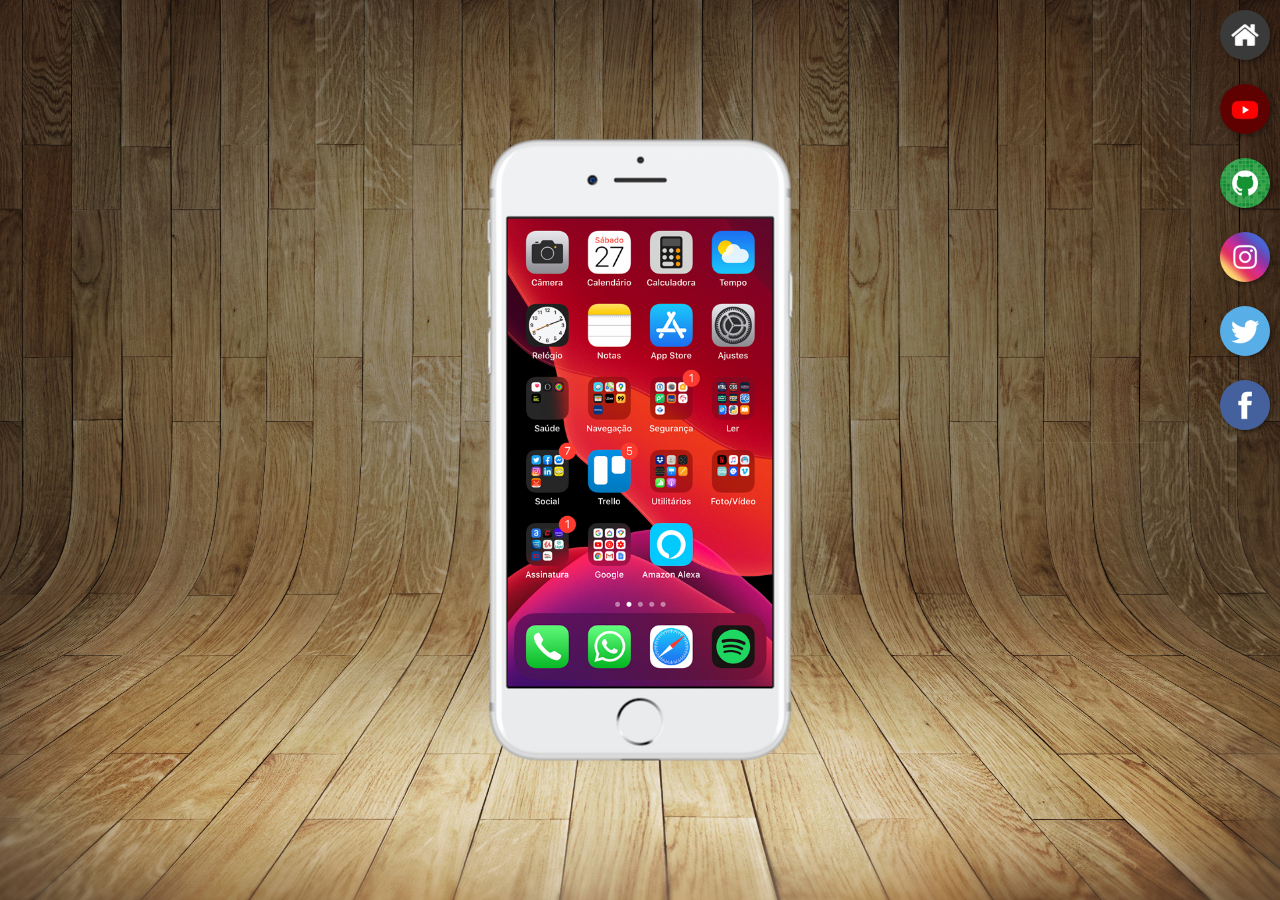
<file: index.html>
<!DOCTYPE html>
<html lang="pt-br">
<head>
    <meta charset="UTF-8">
    <meta http-equiv="X-UA-Compatible" content="IE=edge">
    <meta name="viewport" content="width=device-width, initial-scale=1.0">
    <title>Projeto Redes Sociais</title>
    <link rel="shortcut icon" href="favicon.ico" type="image/x-icon">
    <link rel="stylesheet" href="estilos/style.css">
</head>
<body>
    <section id="telefone">
        <iframe src="paginas/home.html" frameborder="0" name="tela" id="tela">
            Seu navagador não é compatível!
        </iframe>
    </section>

    <section id="redes-sociais">
        <a href="paginas/home.html" target="tela"><img src="imagens/logo-home.jpg" alt="Home"></a><br>

        <a href="paginas/youtube.html" target="tela"><img src="imagens/logo-youtube.jpg" alt="youtube"></a><br>

        <a href="paginas/github.html" target="tela"><img src="imagens/logo-github.jpg" alt="github"></a><br>

        <a href="paginas/instagram.html" target="tela"><img src="imagens/logo-instagram.jpg" alt="instagram"></a><br>

        <a href="paginas/twitter.html" target="tela"><img src="imagens/logo-twitter.jpg" alt="twitter"></a><br>

        <a href="paginas/facebook.html" target="tela"><img src="imagens/logo-facebook.jpg" alt="facebook"></a><br>

    </section>
</body>
</html>
</file>
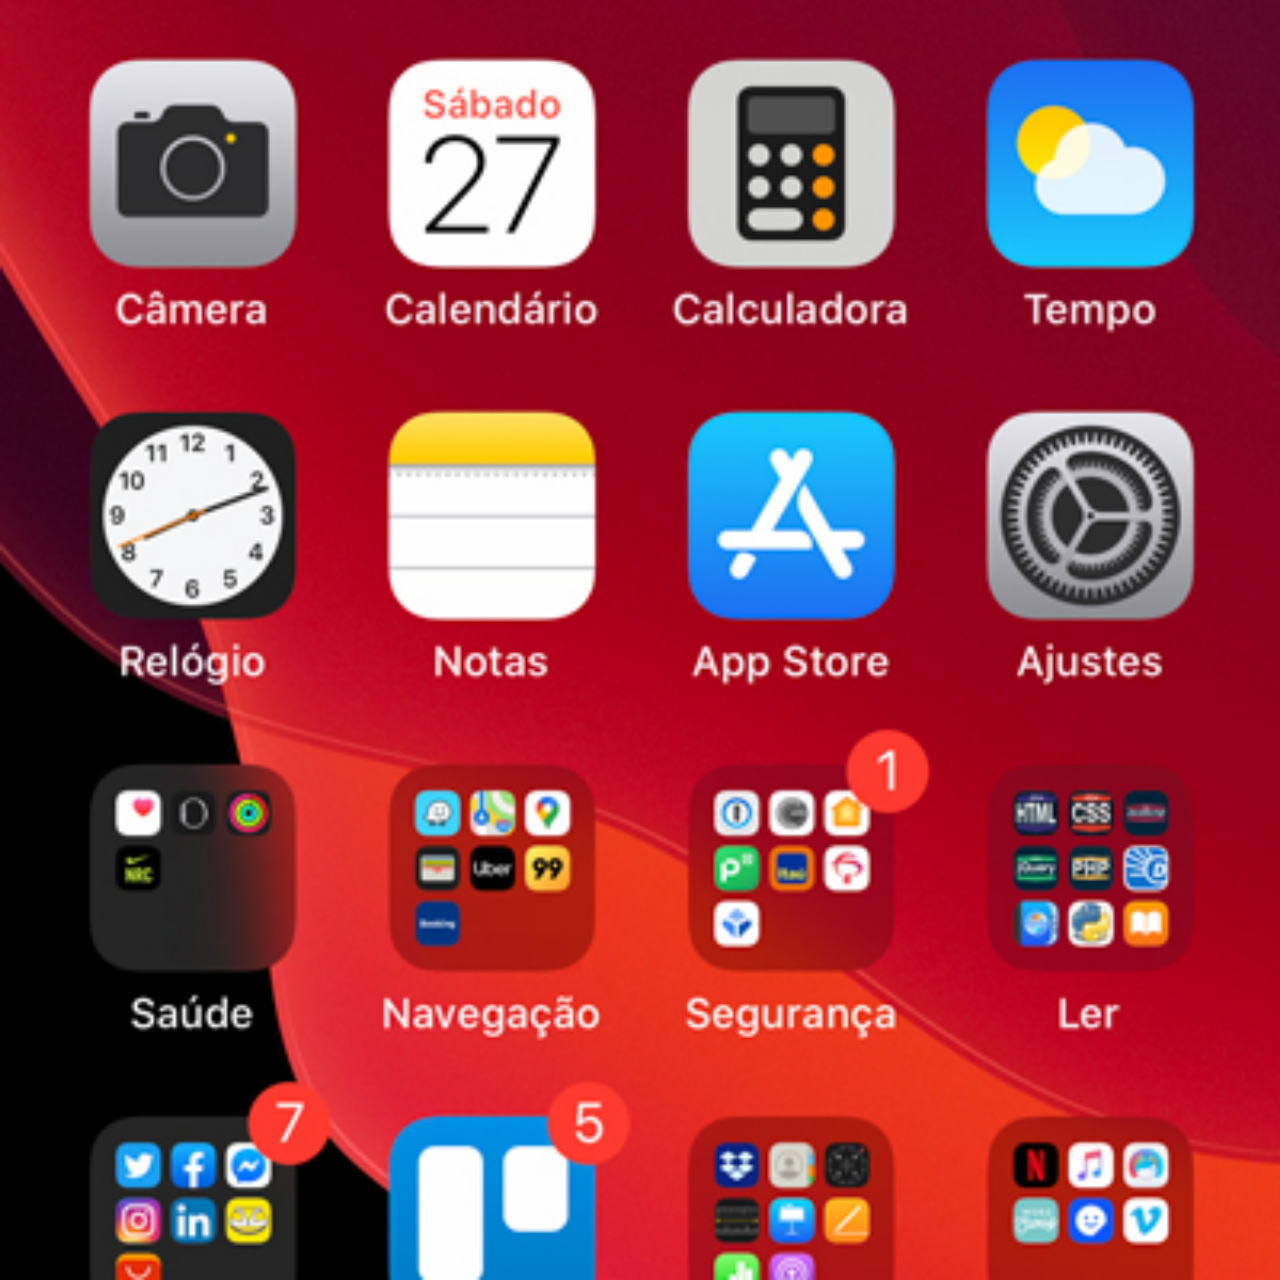
<file: home.html>
<!DOCTYPE html>
<html lang="pt-br">
<head>
    <meta charset="UTF-8">
    <meta http-equiv="X-UA-Compatible" content="IE=edge">
    <meta name="viewport" content="width=device-width, initial-scale=1.0">
    <title>Home</title>
    <Style>
        *{
            margin: 0px;
            padding: 0px;
        }

        body{
            width: 100vw;
            height: 100vw;
          background: black url('imagens/tela-home.jpg') no-repeat top center;
            background-size: cover;
        }
    </Style>
</head>
<body>
</body>
</html>
</file>
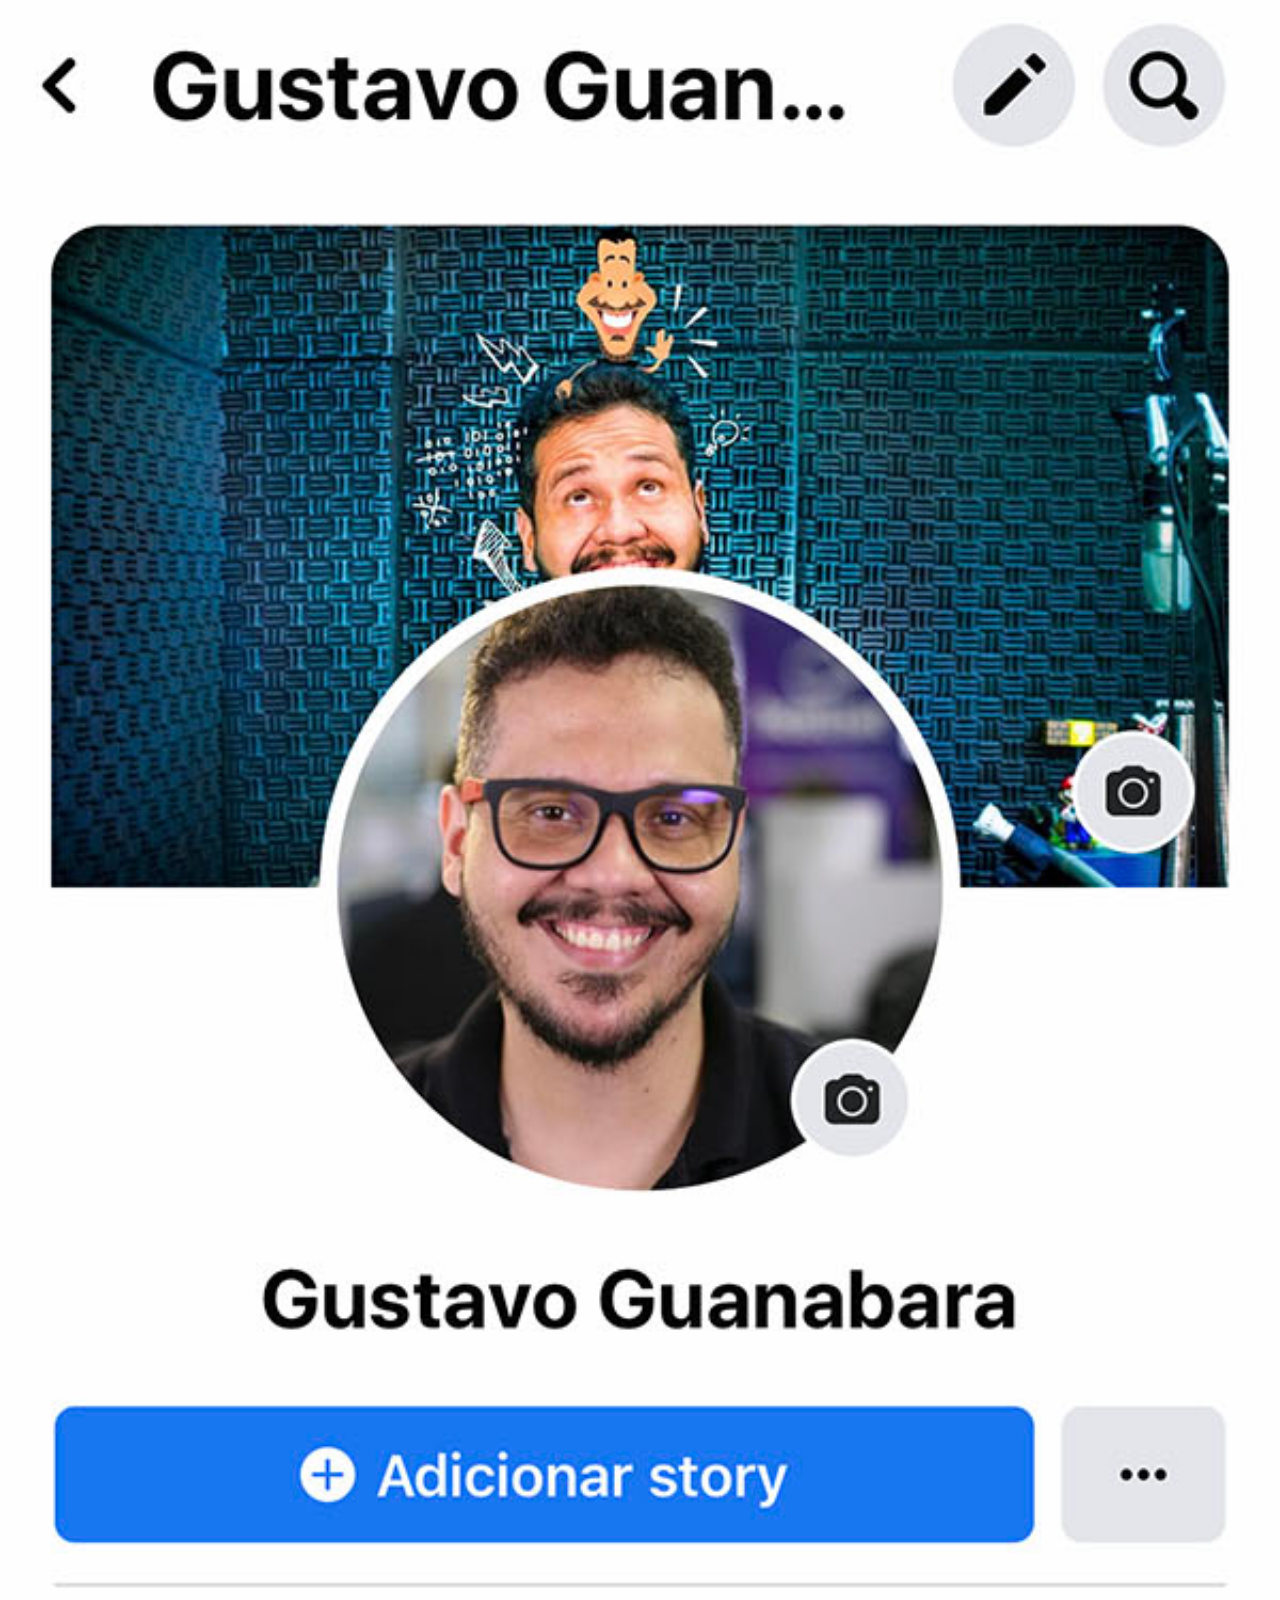
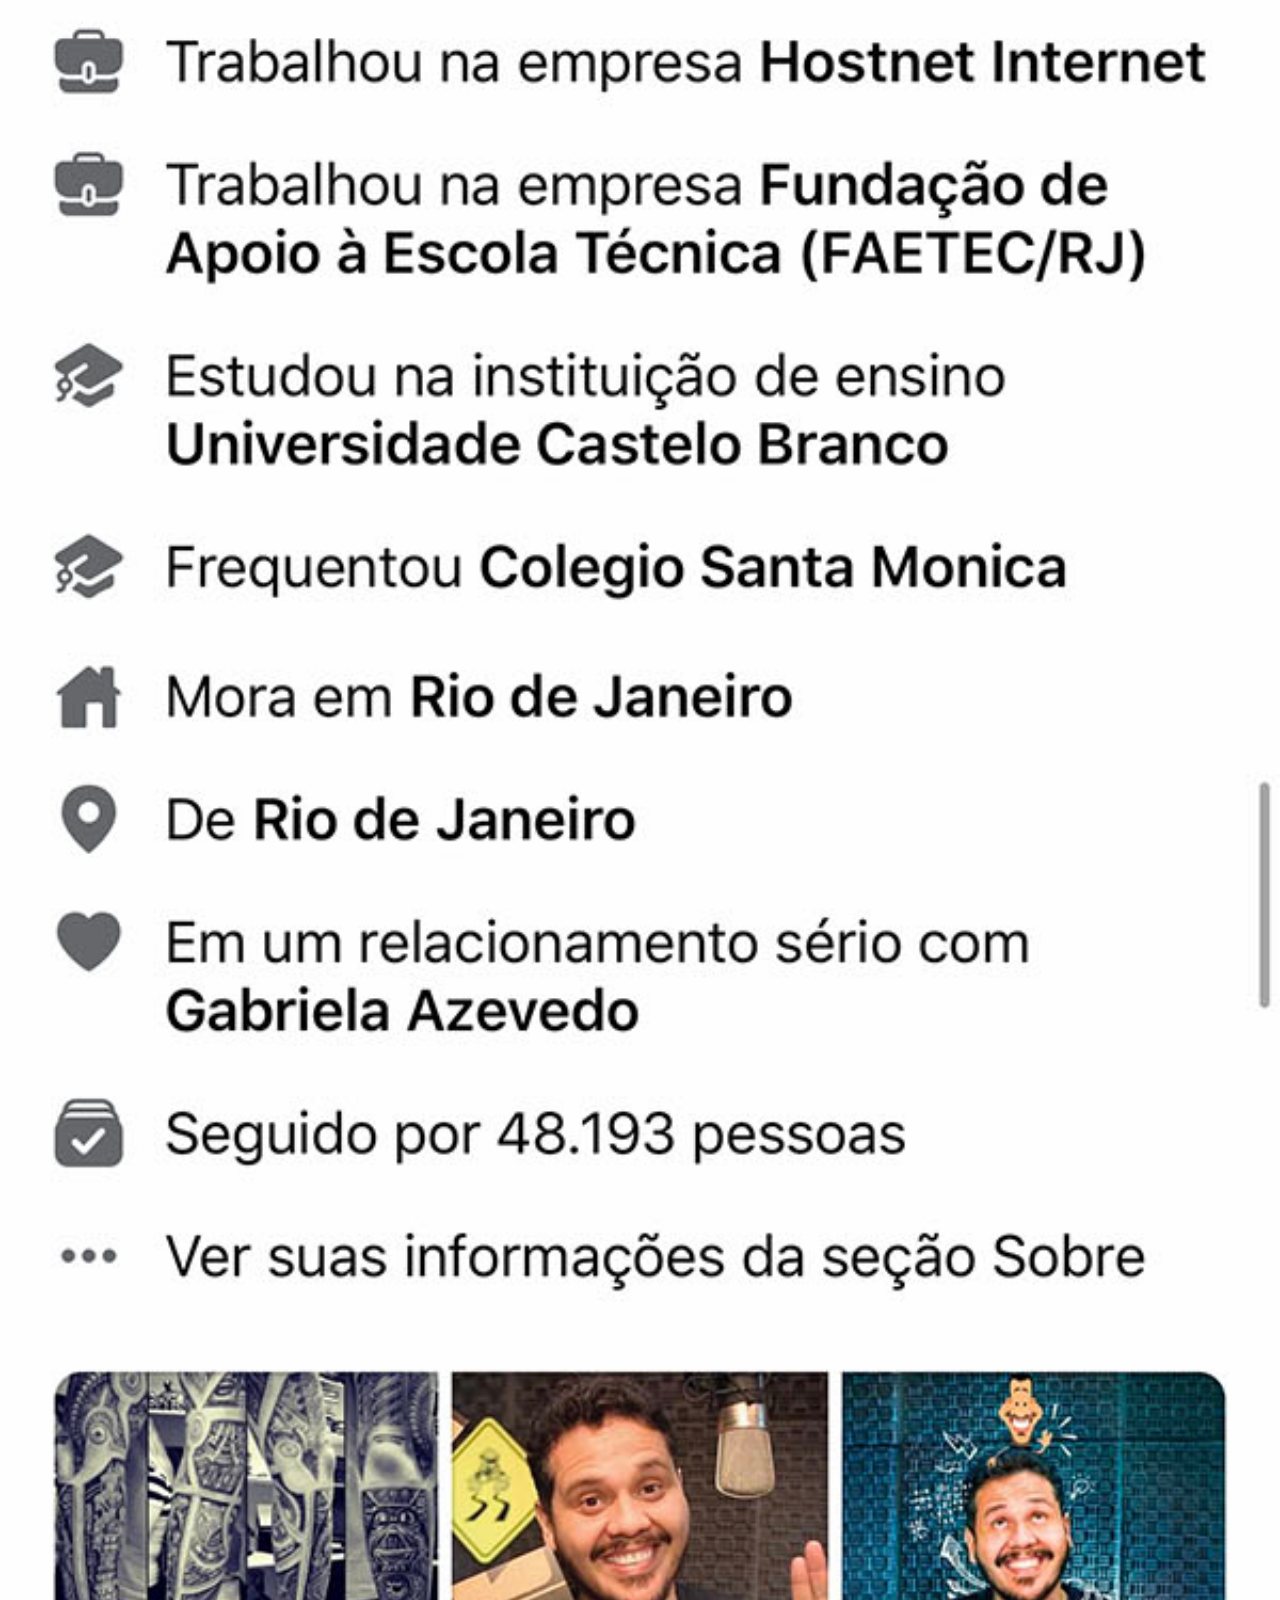
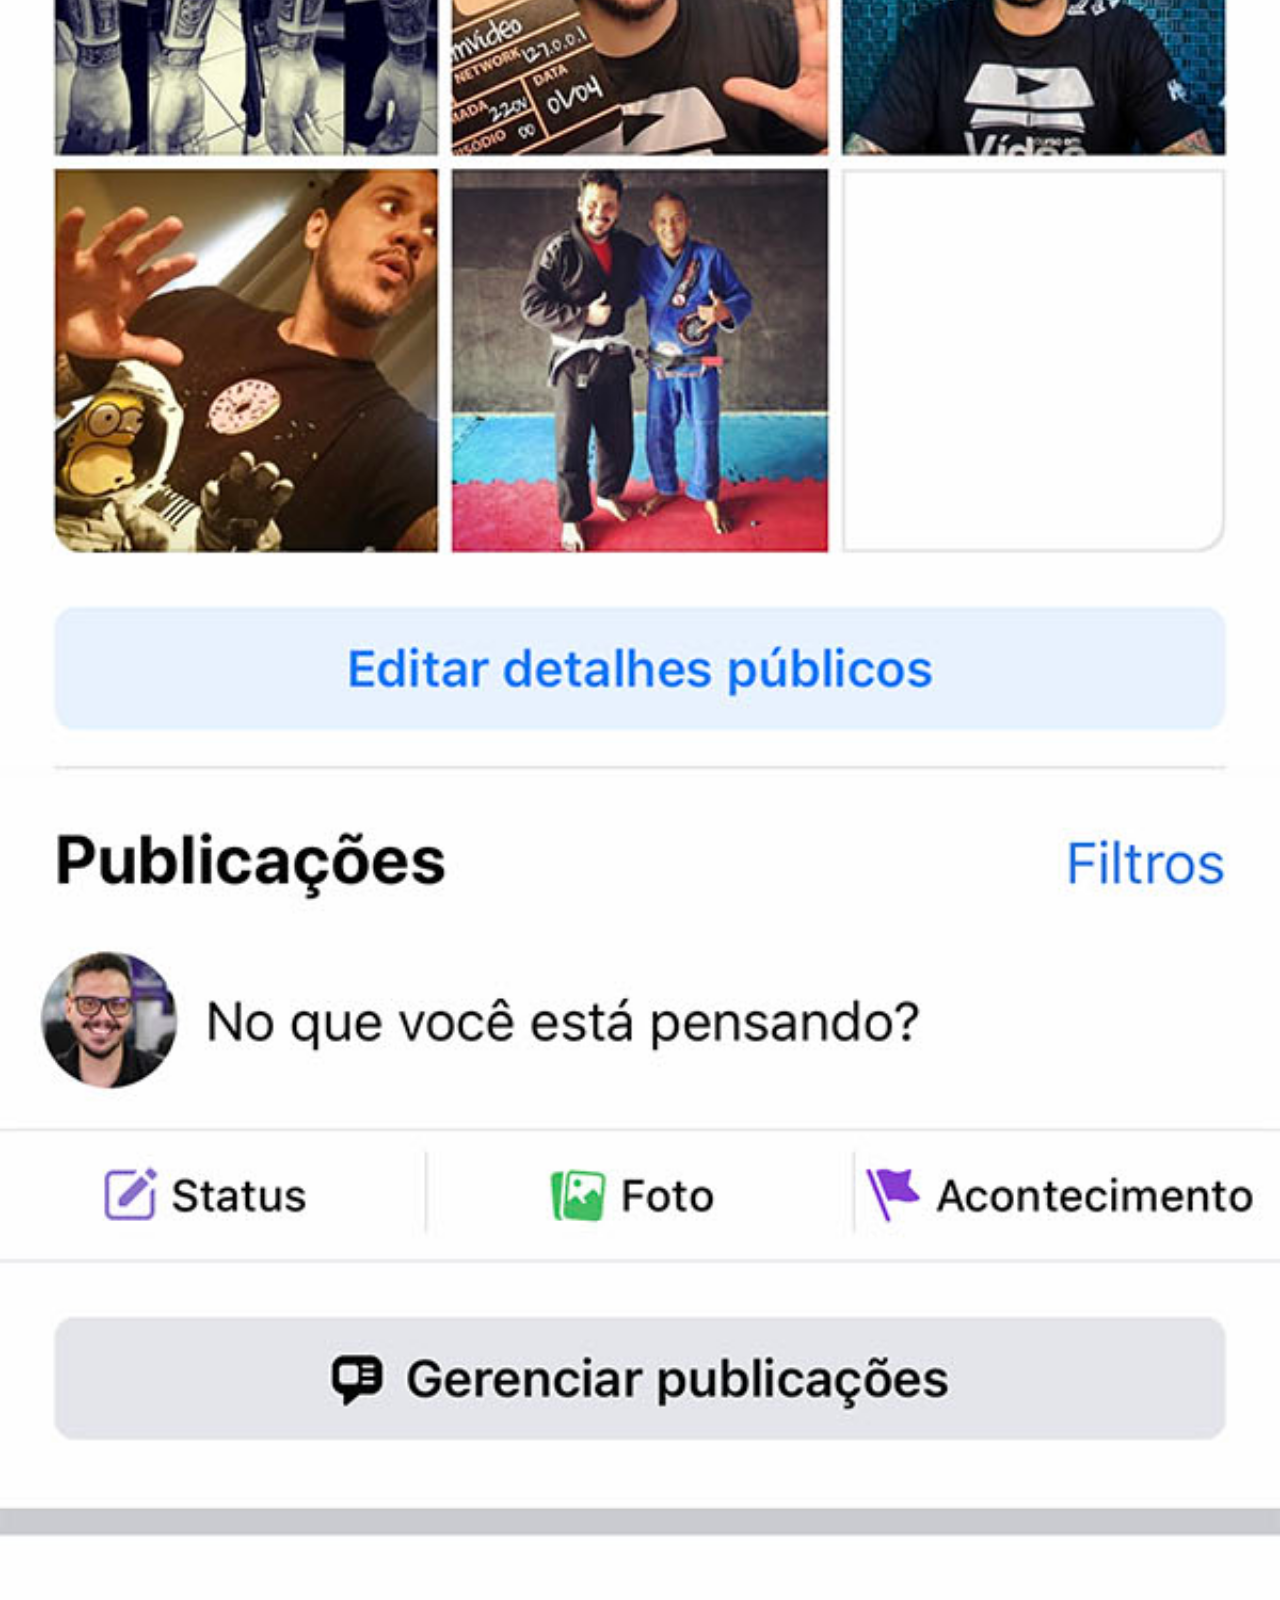
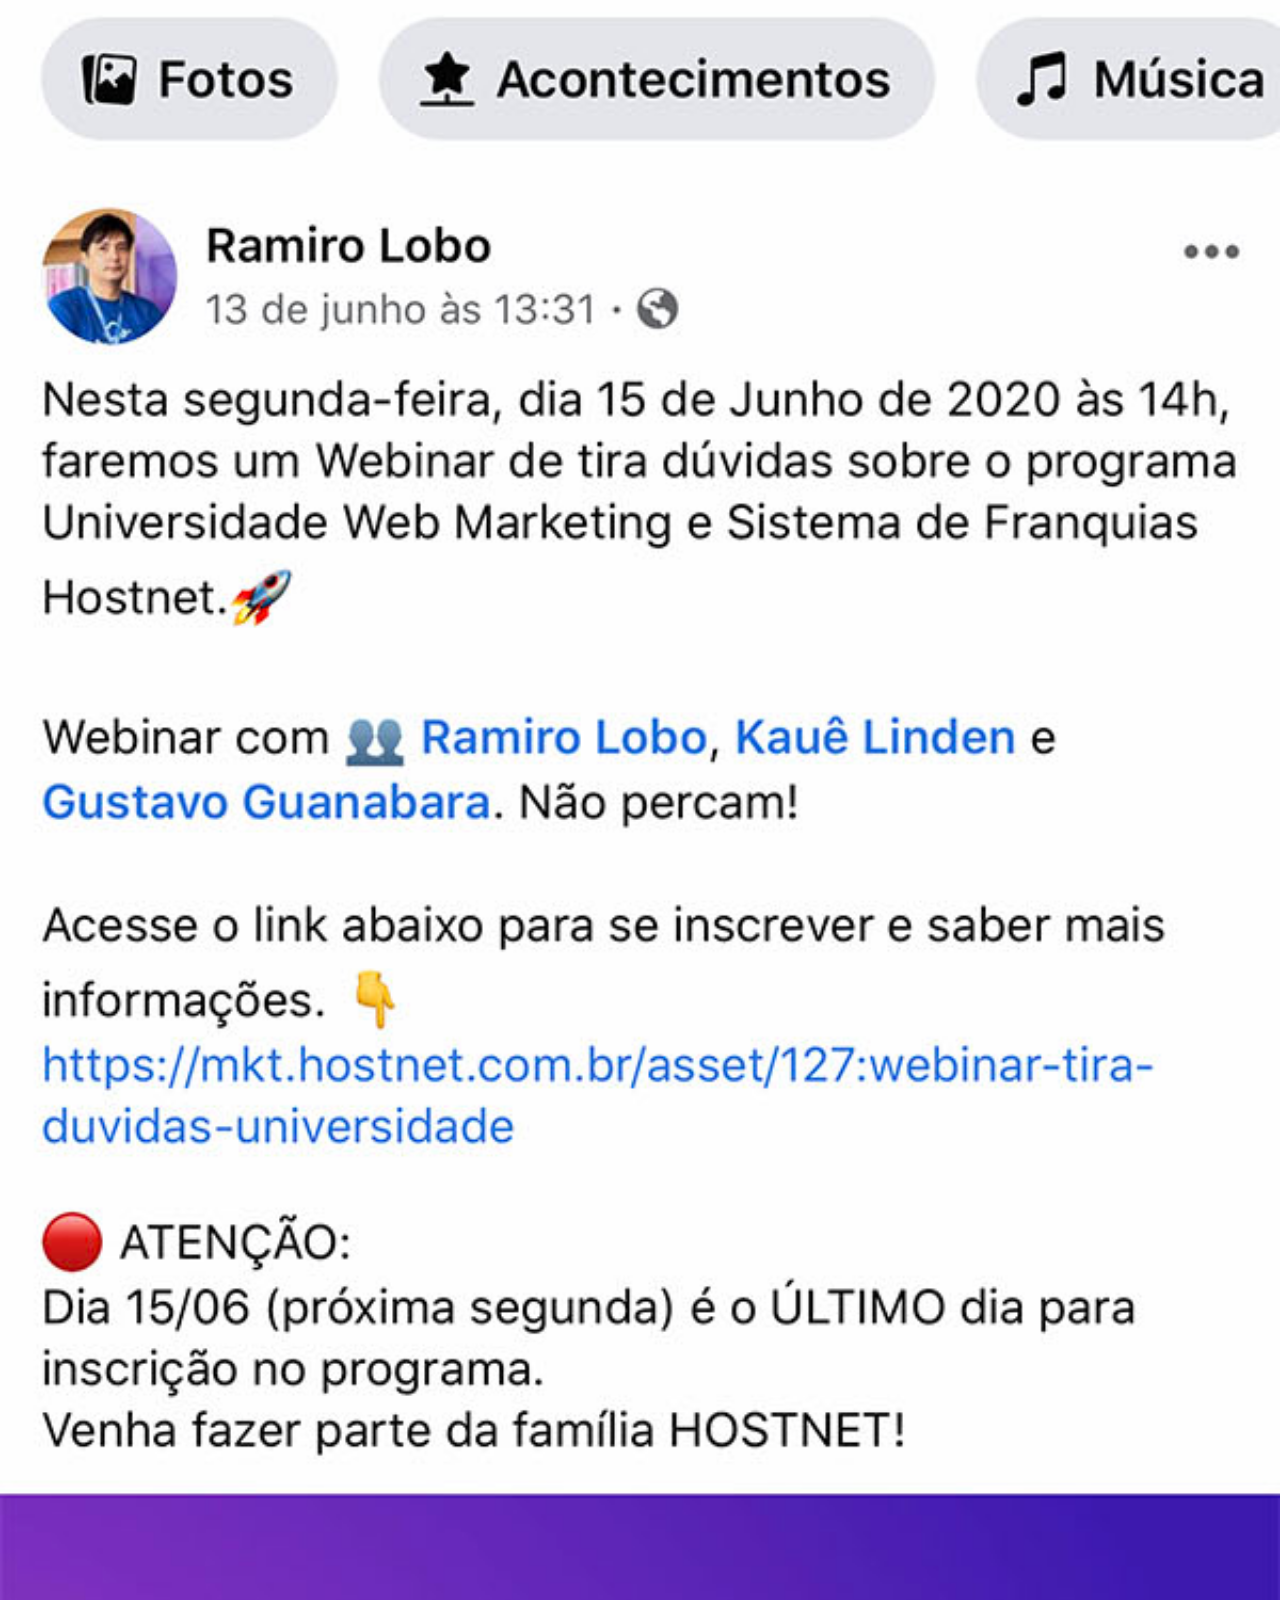
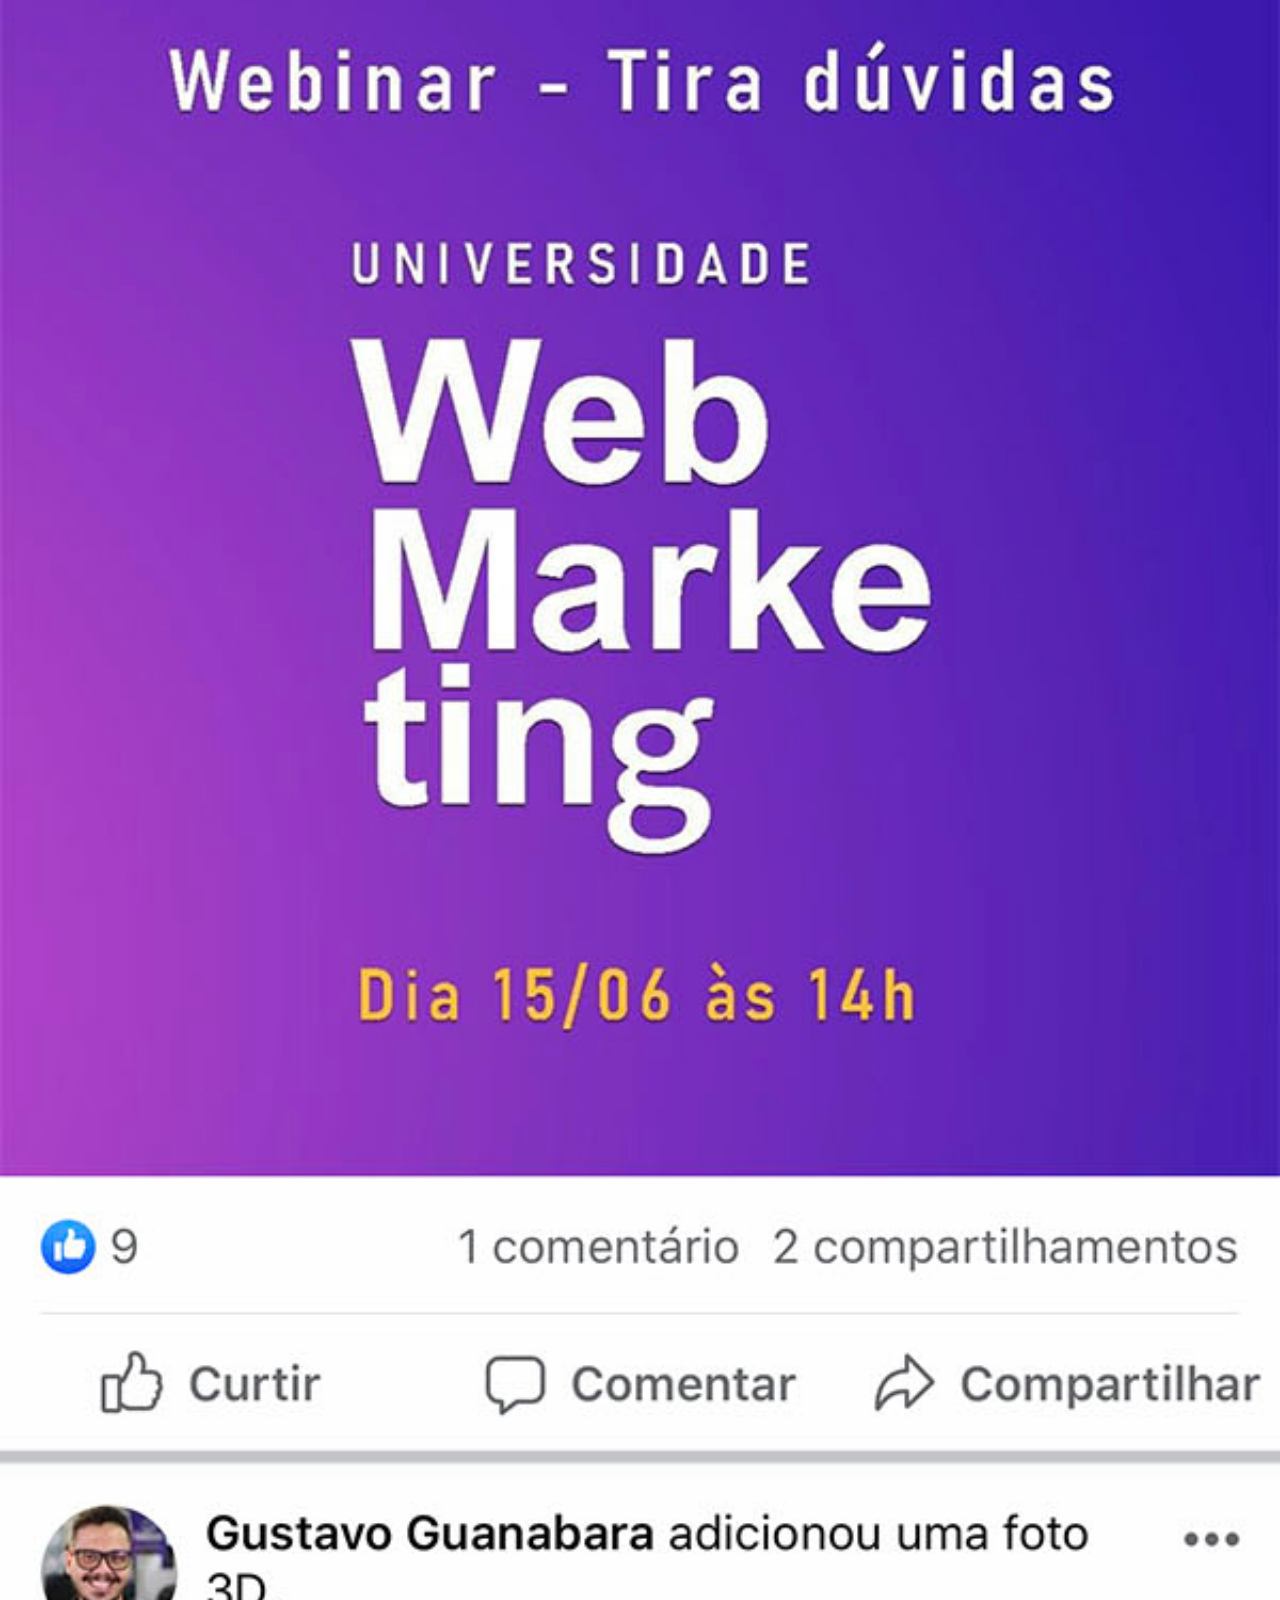
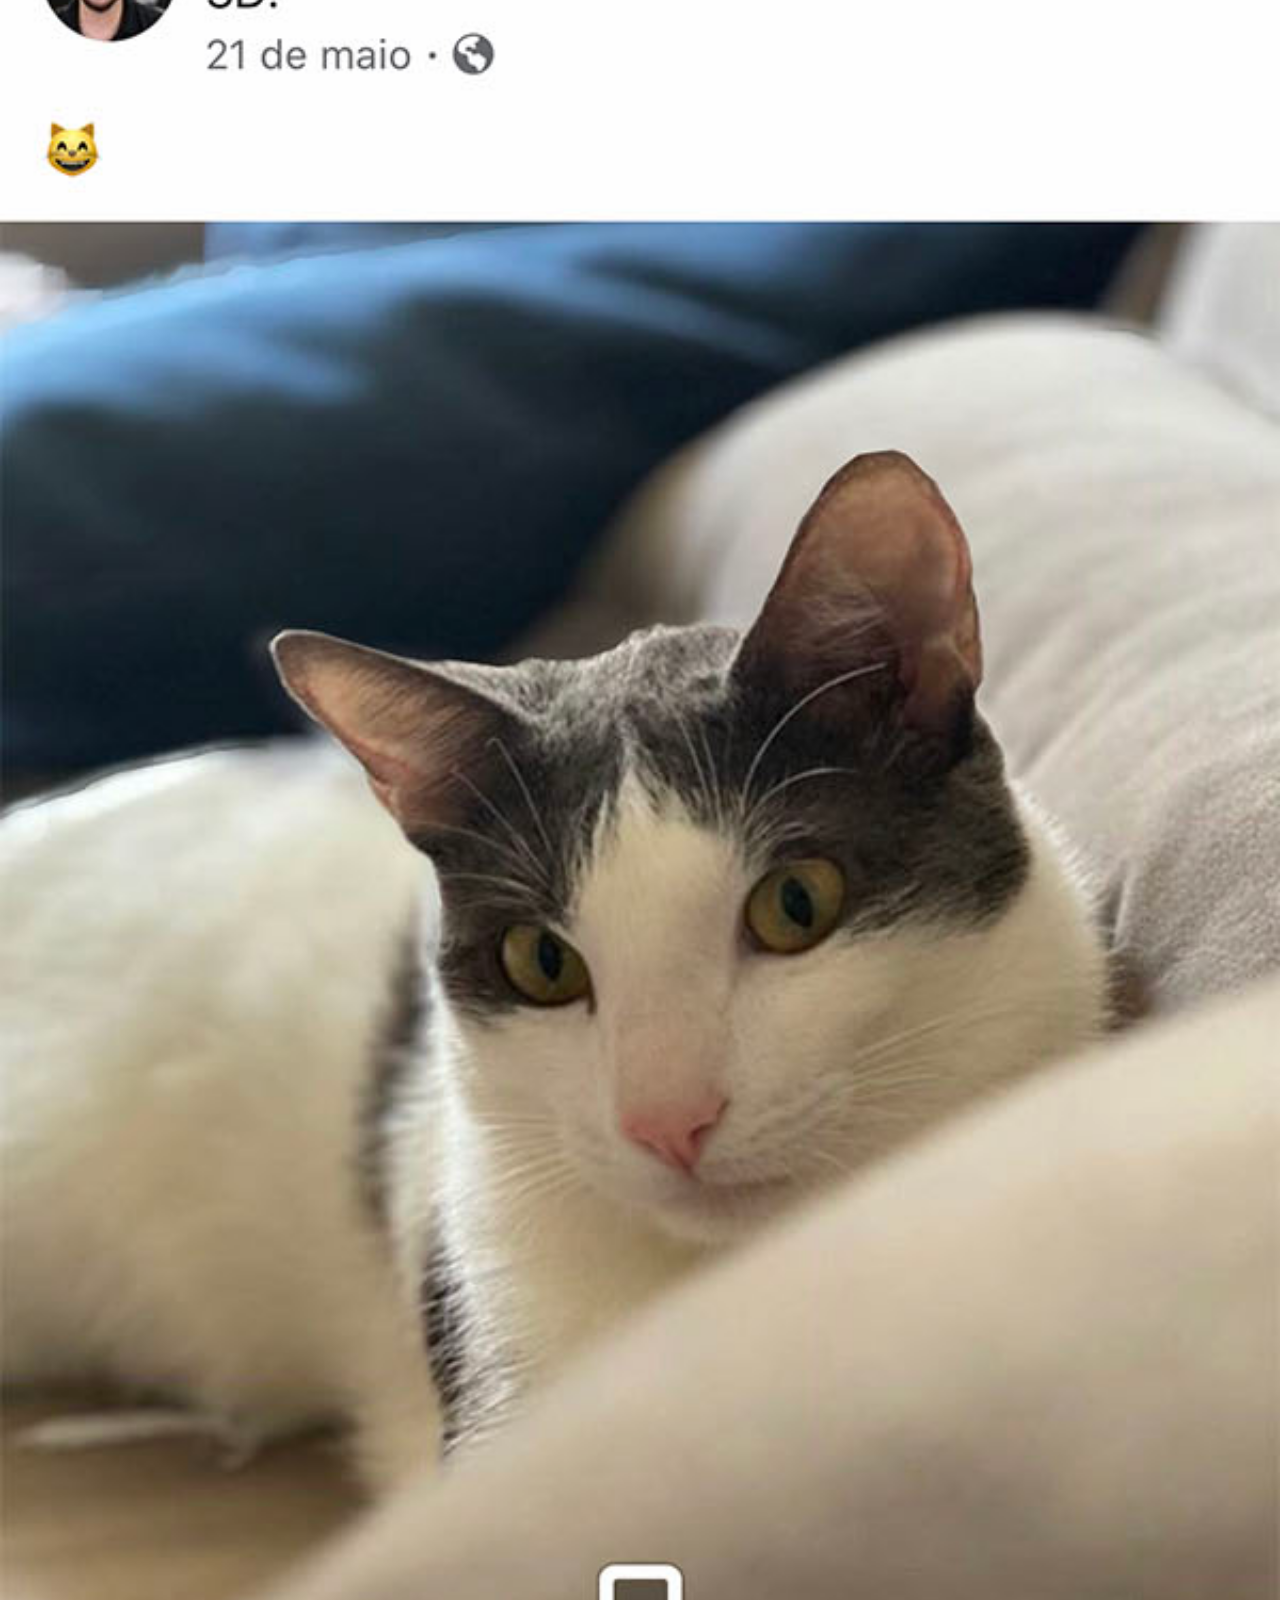
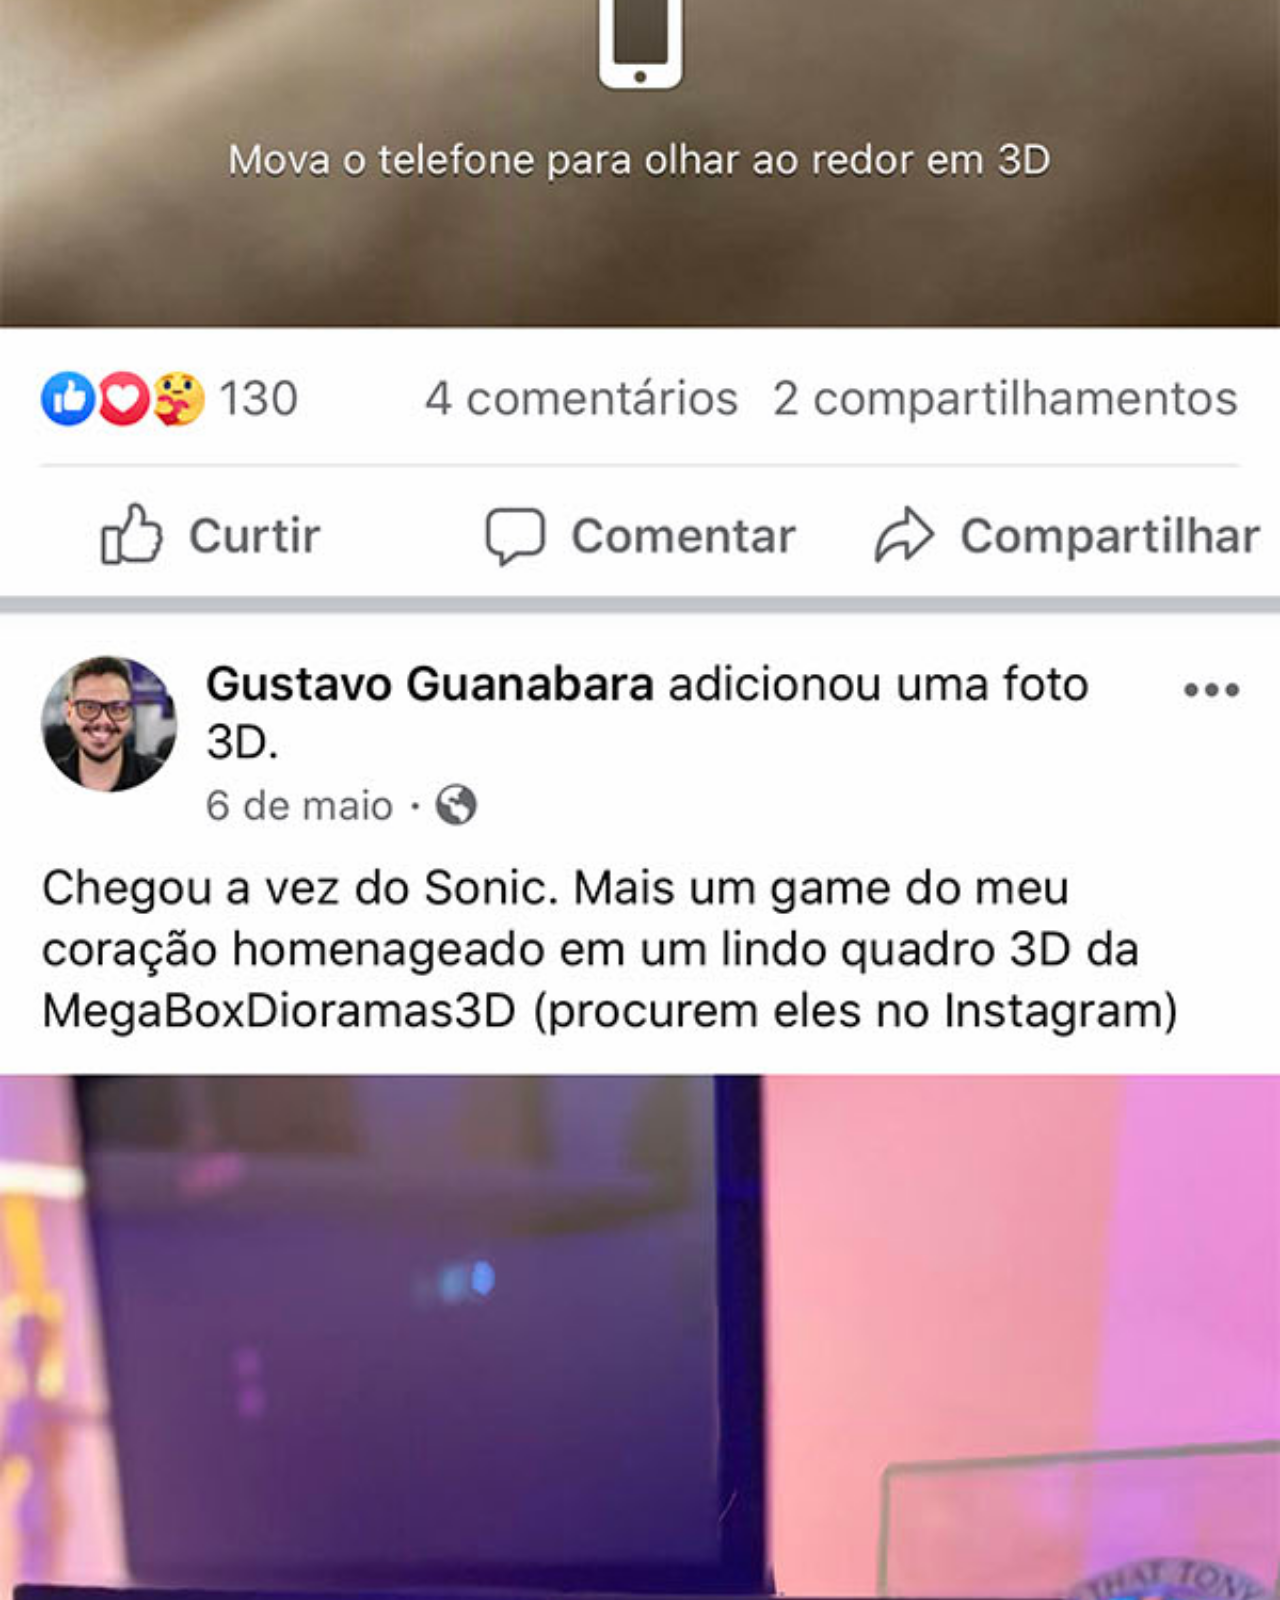
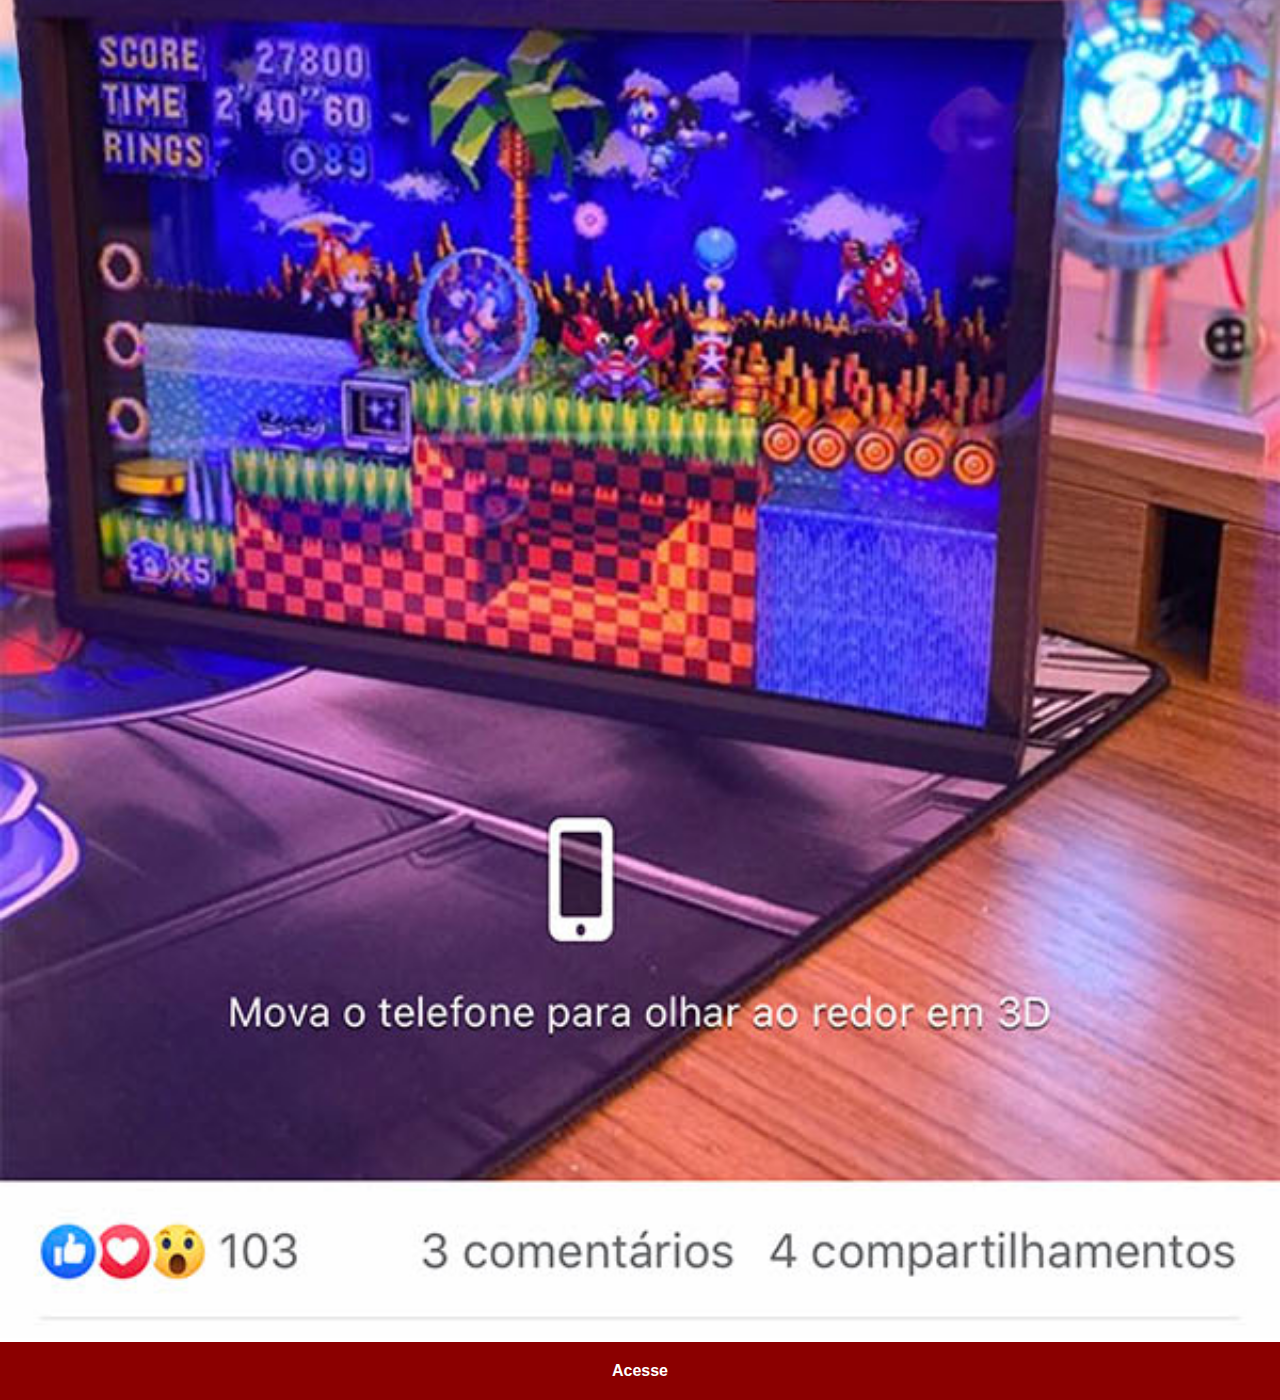
<file: paginas/facebook.html>
<!DOCTYPE html>
<html lang="pt-br">
<head>
    <meta charset="UTF-8">
    <meta http-equiv="X-UA-Compatible" content="IE=edge">
    <meta name="viewport" content="width=device-width, initial-scale=1.0">
    <title>FaceBook</title>
    <link rel="stylesheet" href="../estilos/botoes.css">

</head>
<body>
    <img src="../imagens/tela-facebook.jpg" alt="FaceBook">
    <a href="#" target="_blank">Acesse</a>
    
</body>
</html>
</file>
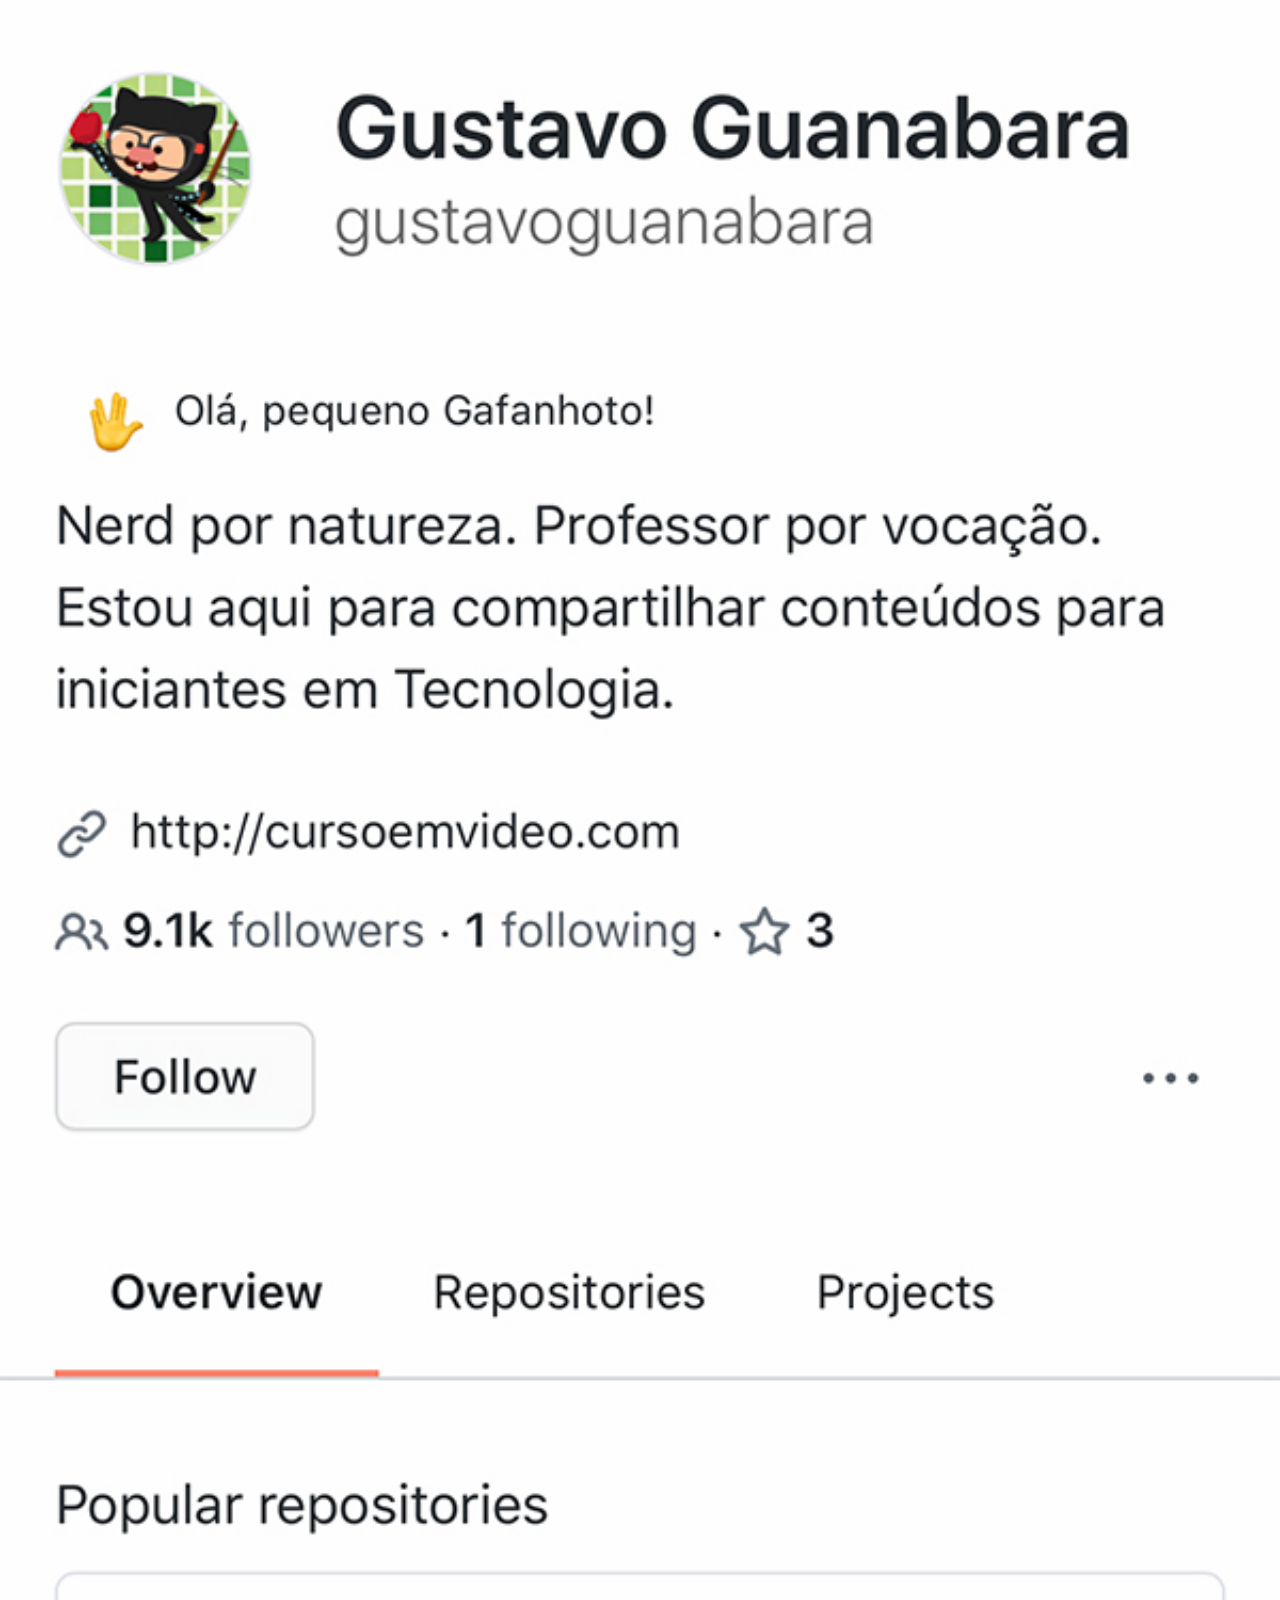
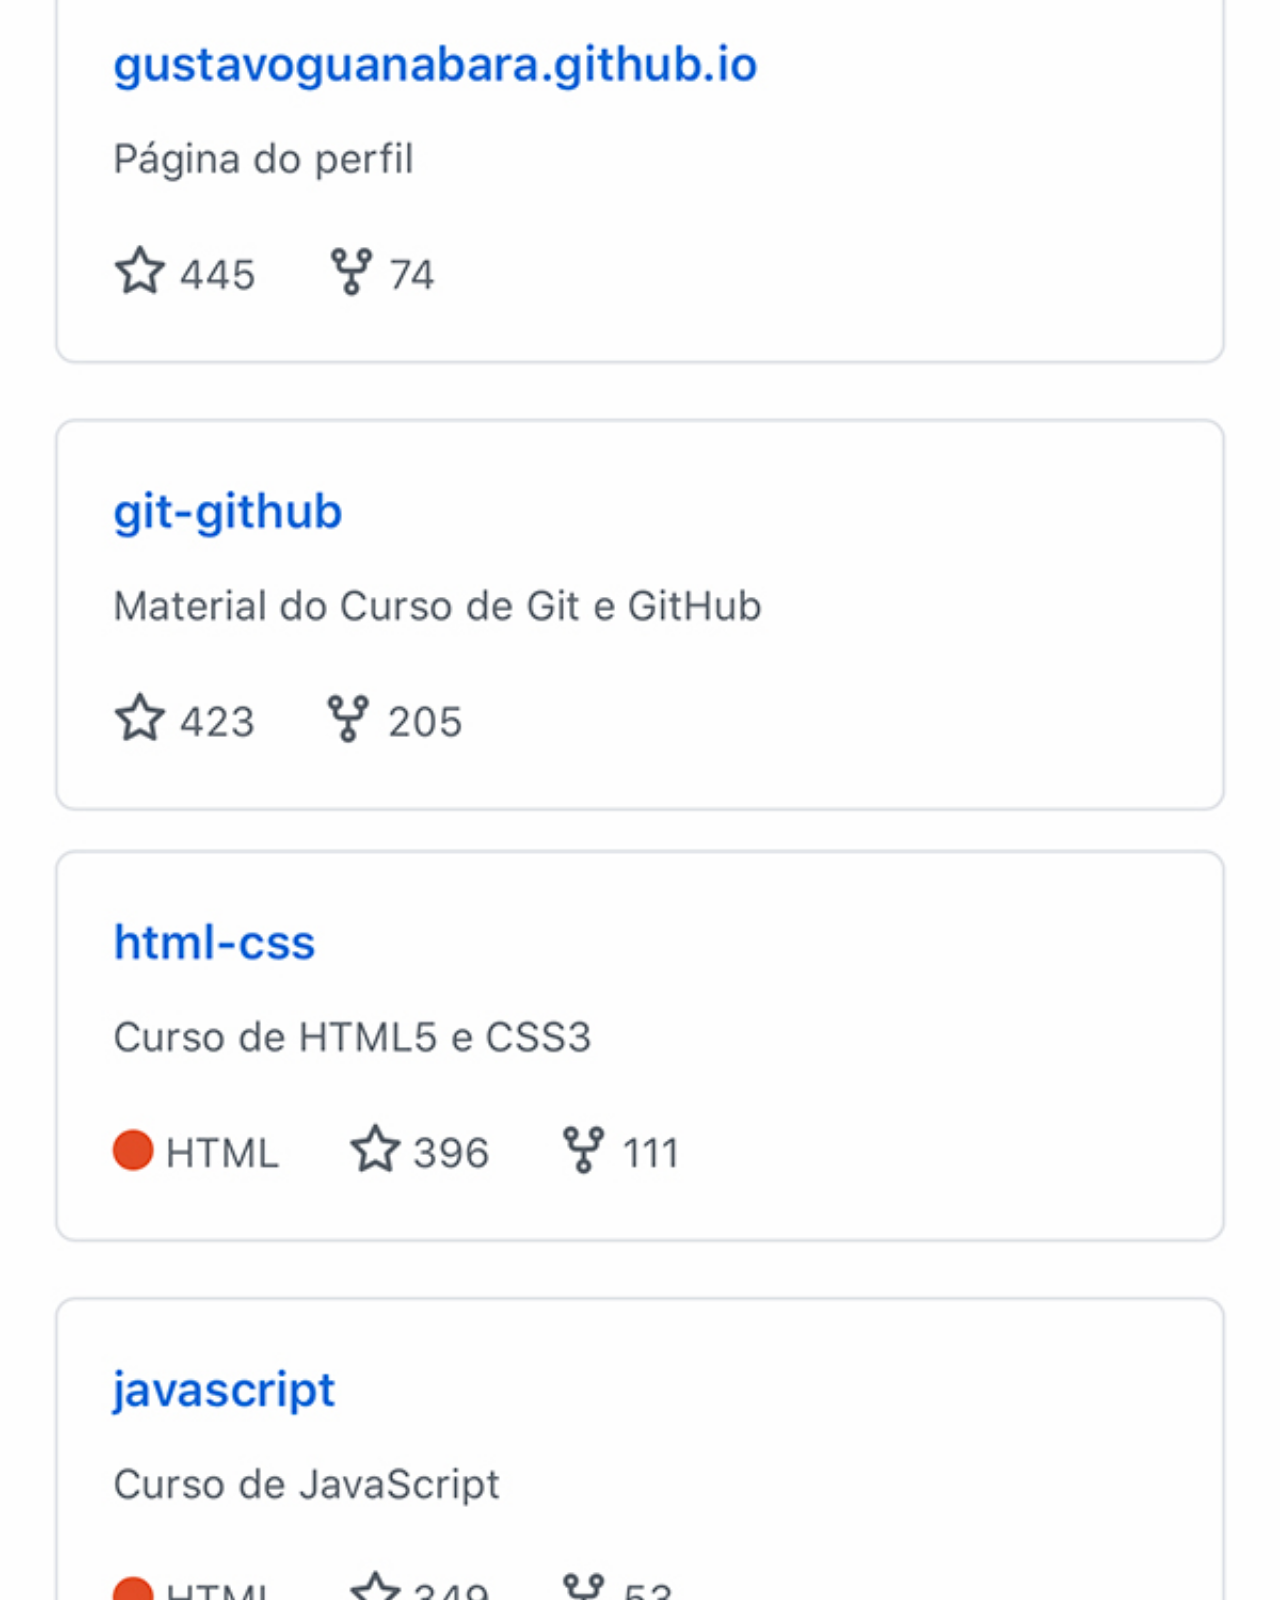
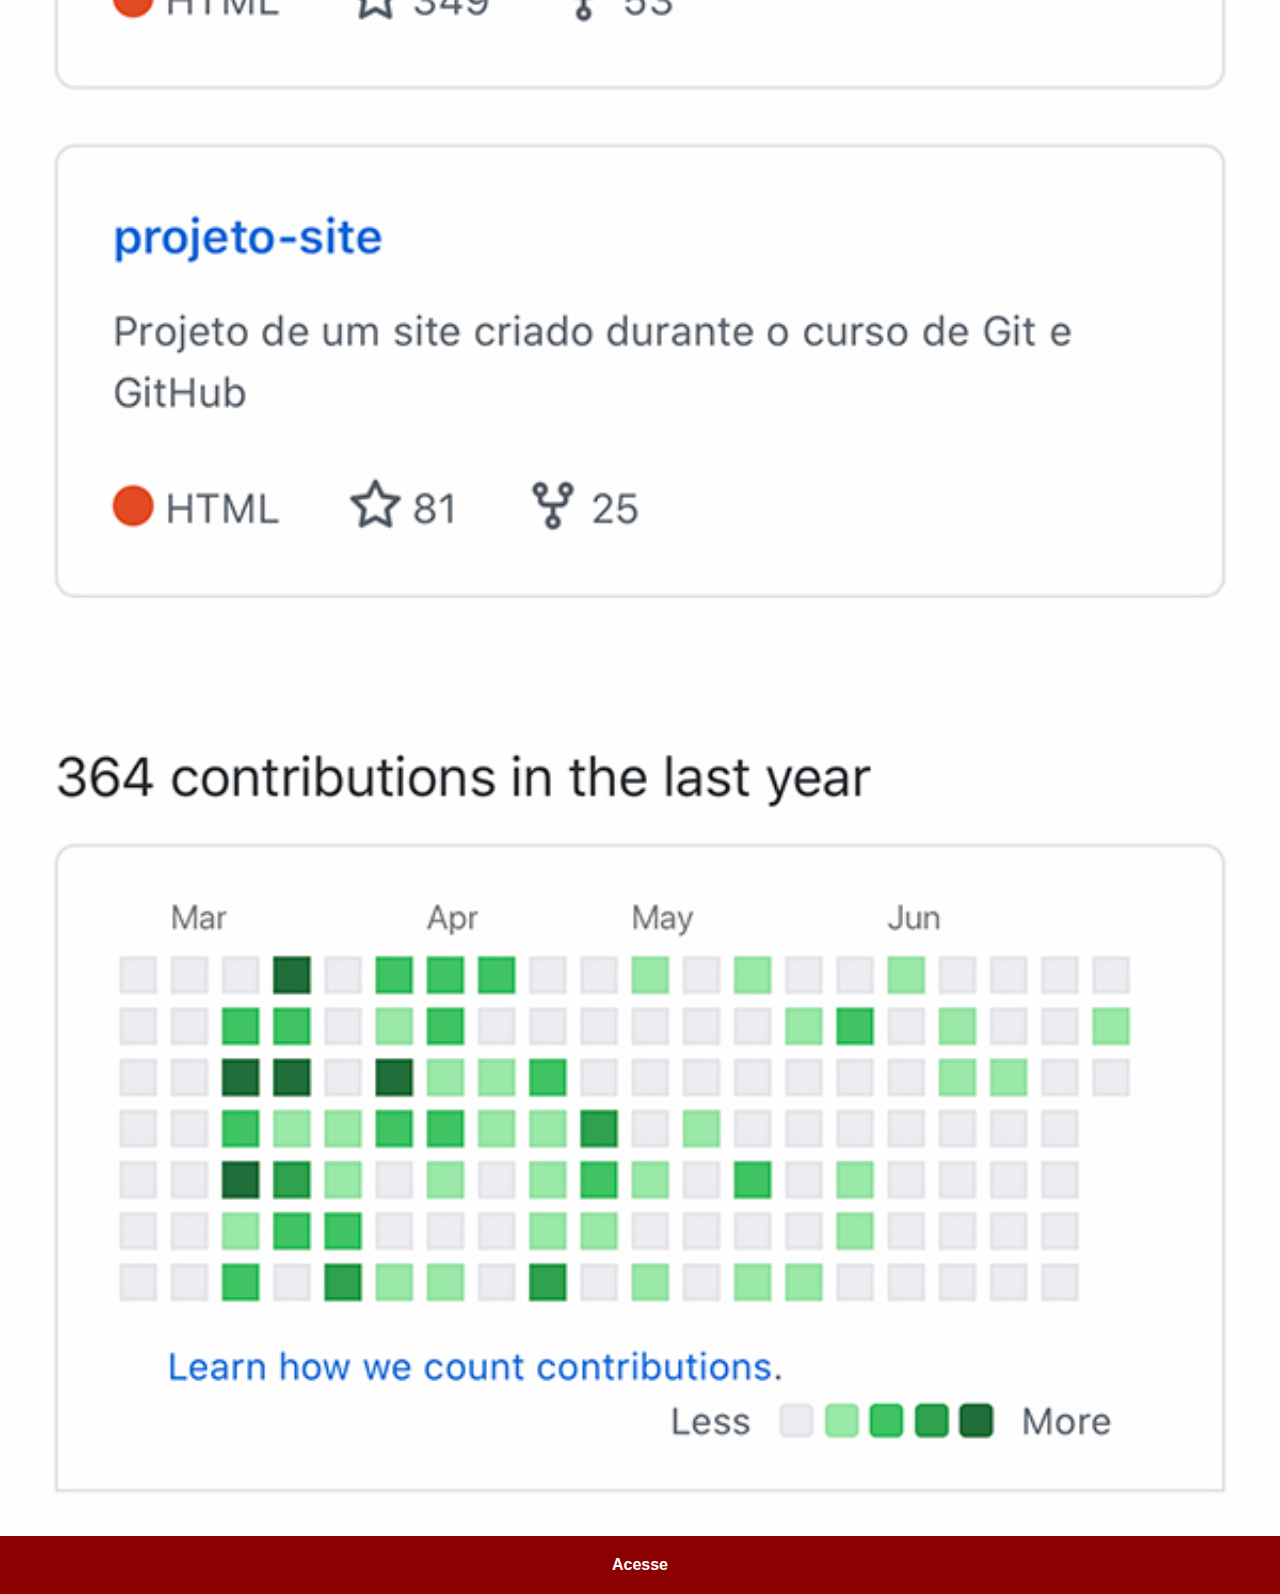
<file: paginas/github.html>
<!DOCTYPE html>
<html lang="pt-br">
<head>
    <meta charset="UTF-8">
    <meta http-equiv="X-UA-Compatible" content="IE=edge">
    <meta name="viewport" content="width=device-width, initial-scale=1.0">
    <title>GitHub</title>
    <link rel="stylesheet" href="../estilos/botoes.css">

</head>
<body>
    <img src="../imagens/tela-github.jpg" alt="GitHub">
    <a href="#" target="_blank">Acesse</a>
</body>
</html>
</file>
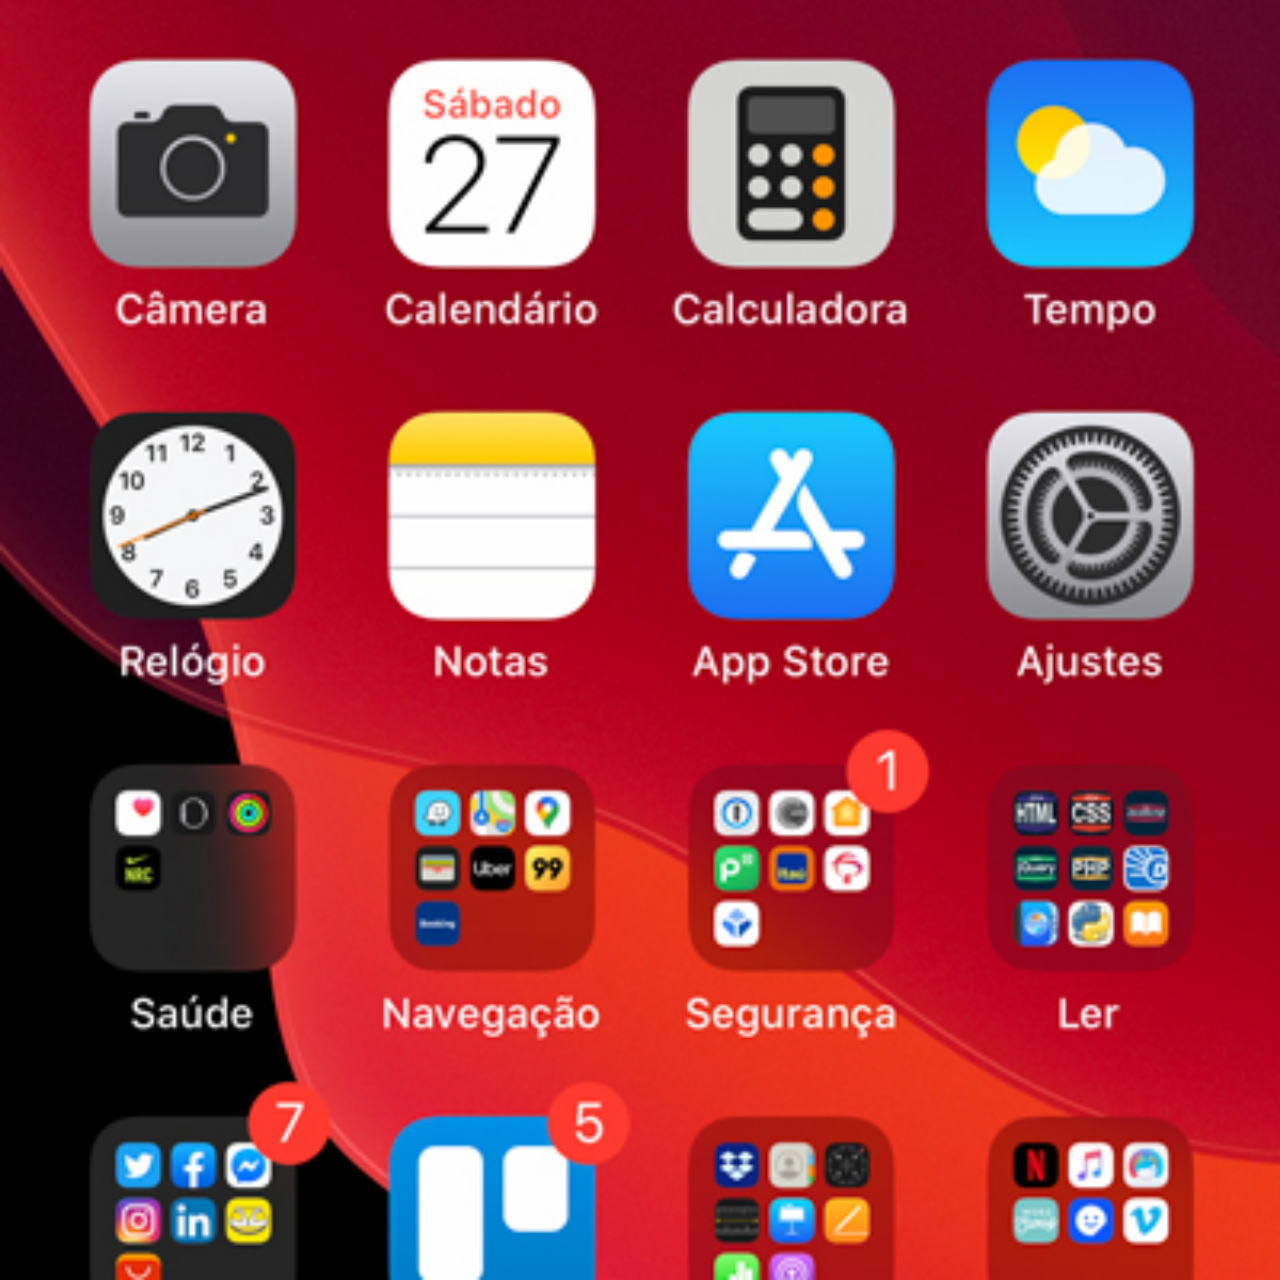
<file: paginas/home.html>
<!DOCTYPE html>
<html lang="pt-br">
<head>
    <meta charset="UTF-8">
    <meta http-equiv="X-UA-Compatible" content="IE=edge">
    <meta name="viewport" content="width=device-width, initial-scale=1.0">
    <title>Home</title>
    <Style>
        *{
            margin: 0px;
            padding: 0px;
        }

        body{
            width: 100vw;
            height: 100vw;
          background: black url('../imagens/tela-home.jpg') no-repeat top center;
            background-size: cover;
        }
    </Style>
</head>
<body>
</body>
</html>
</file>
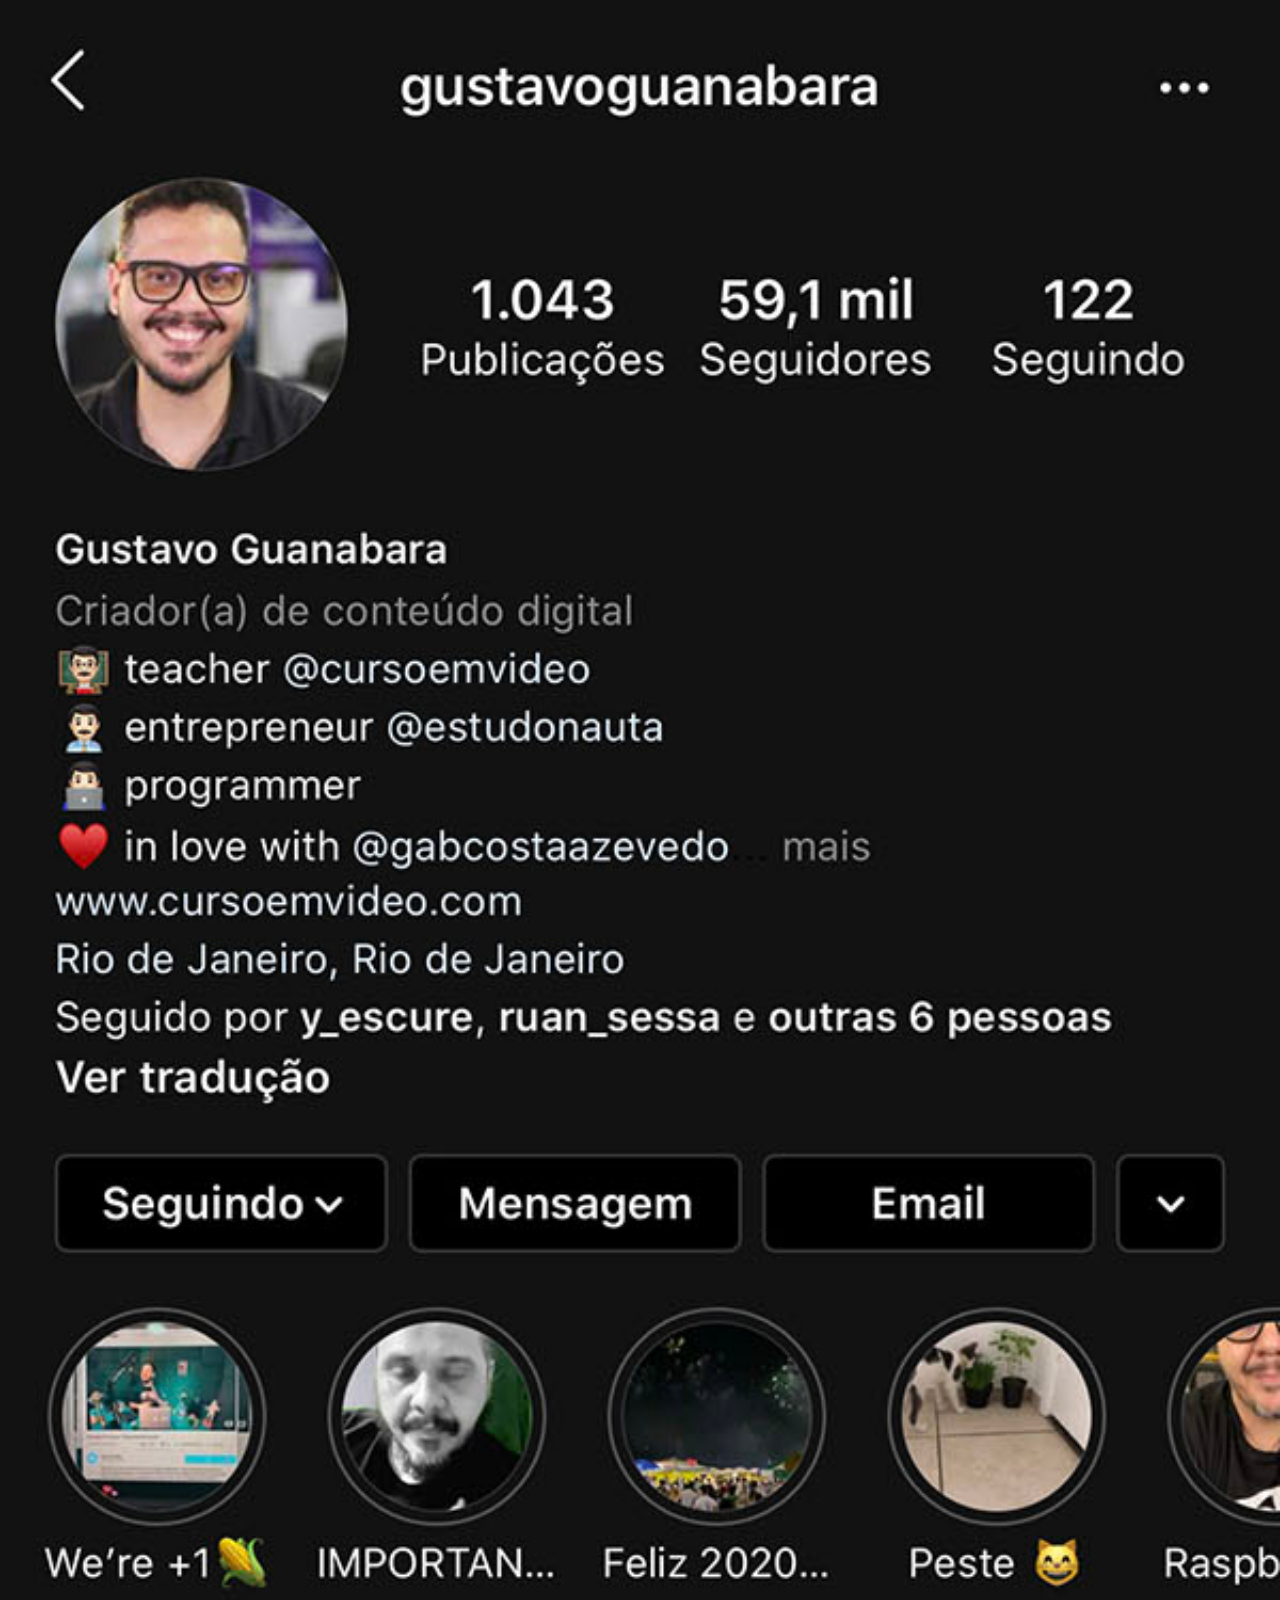
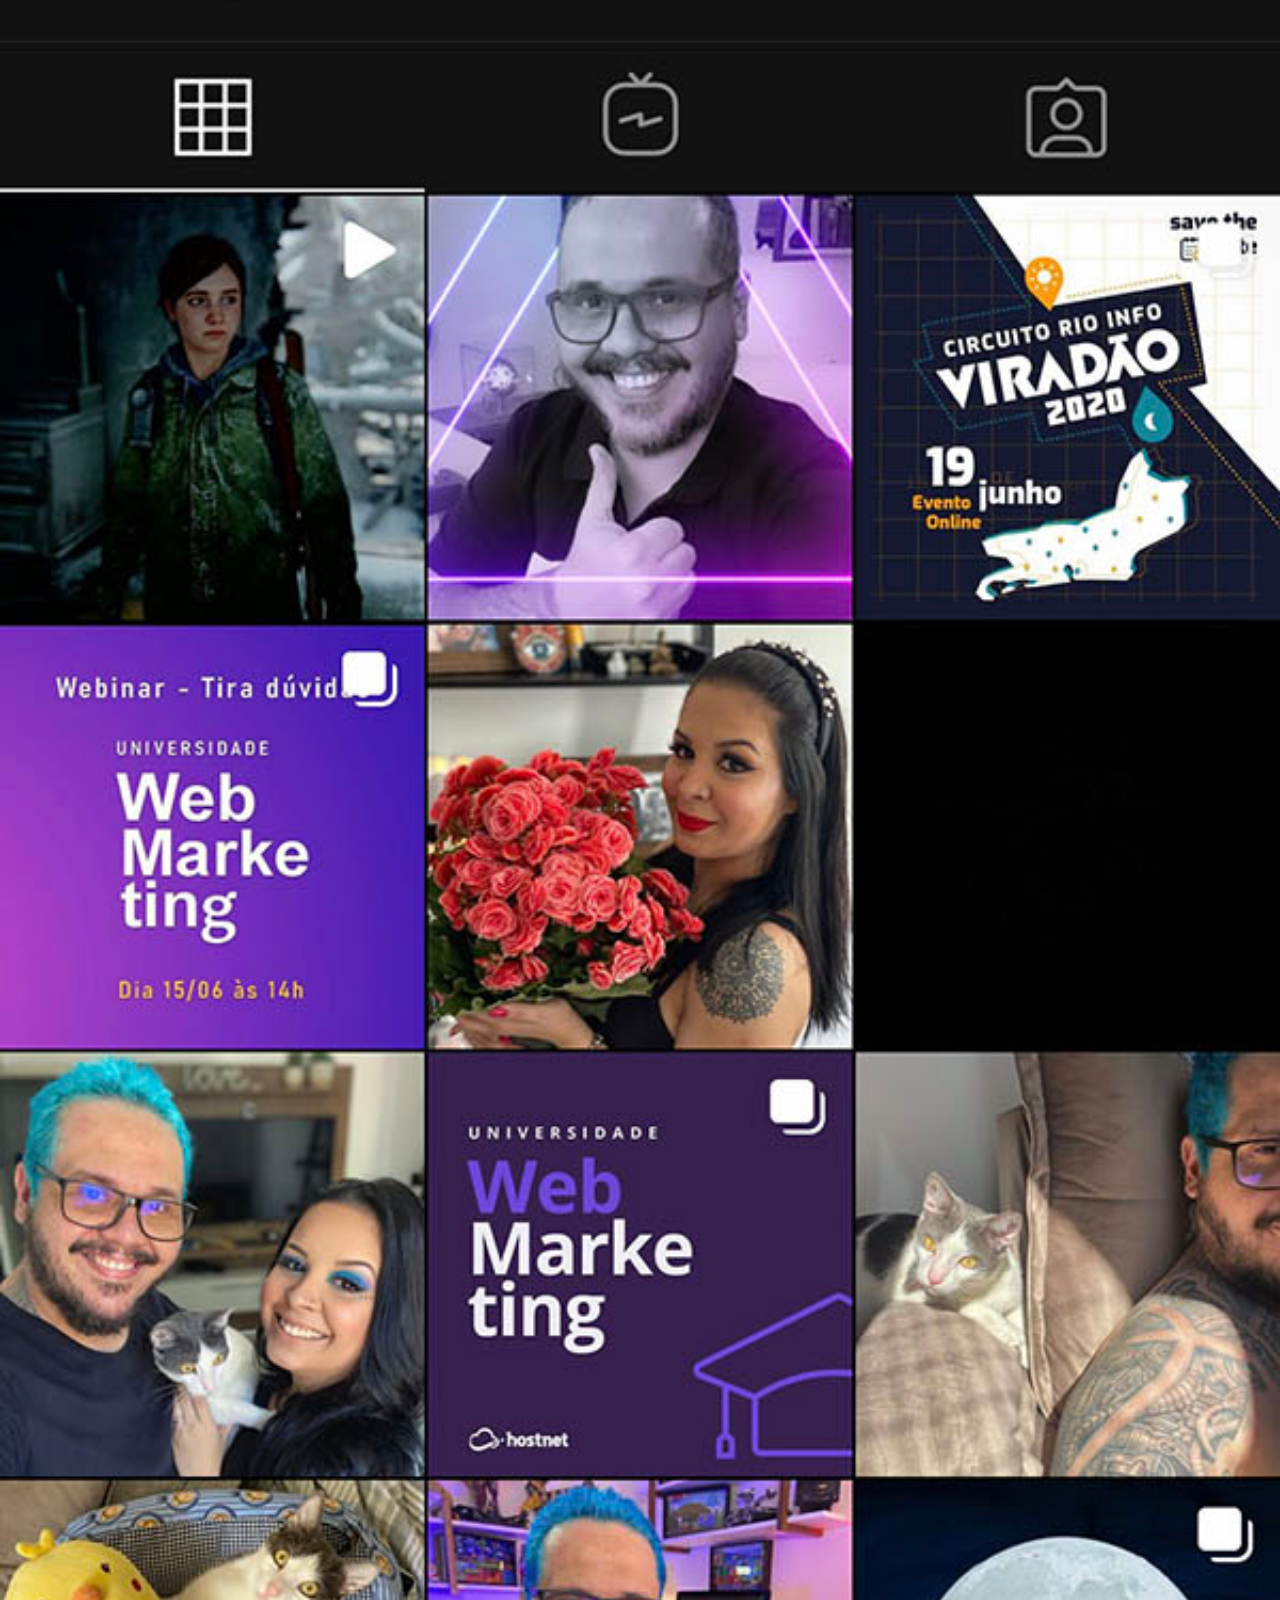
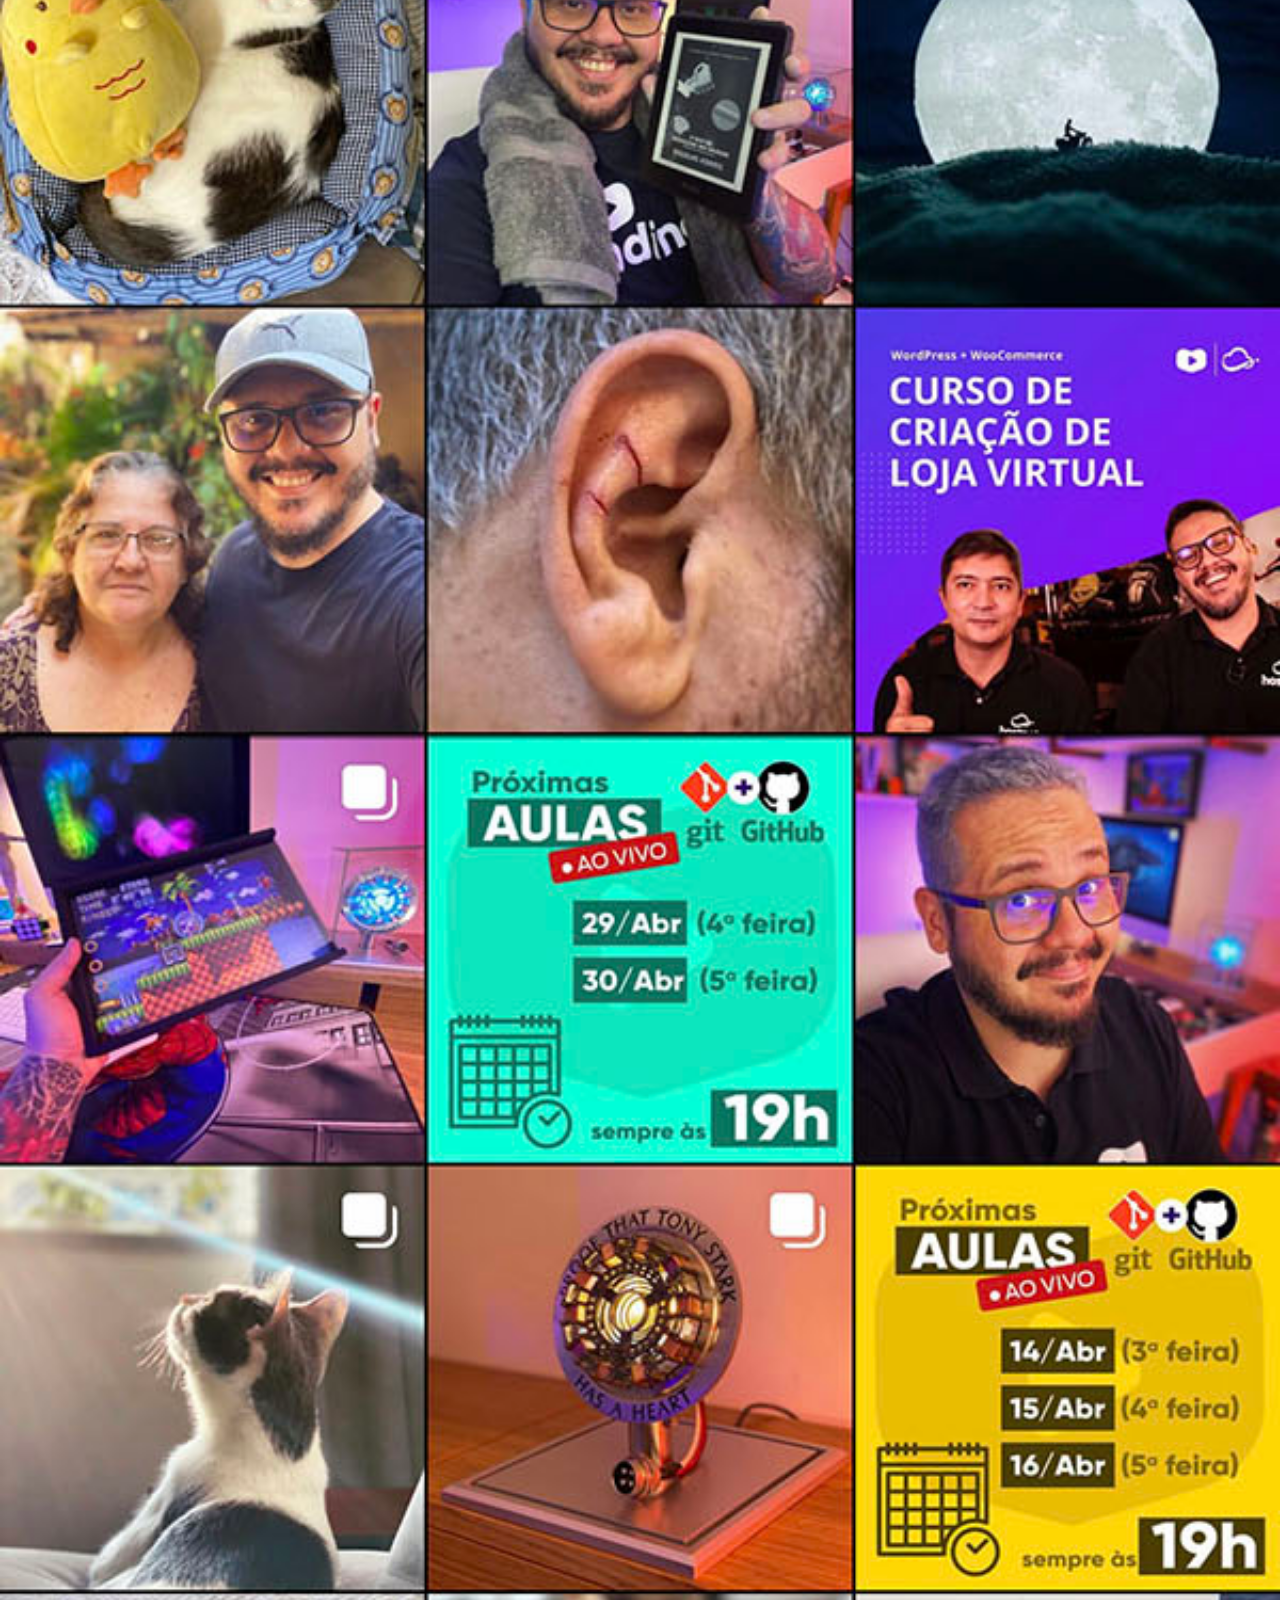
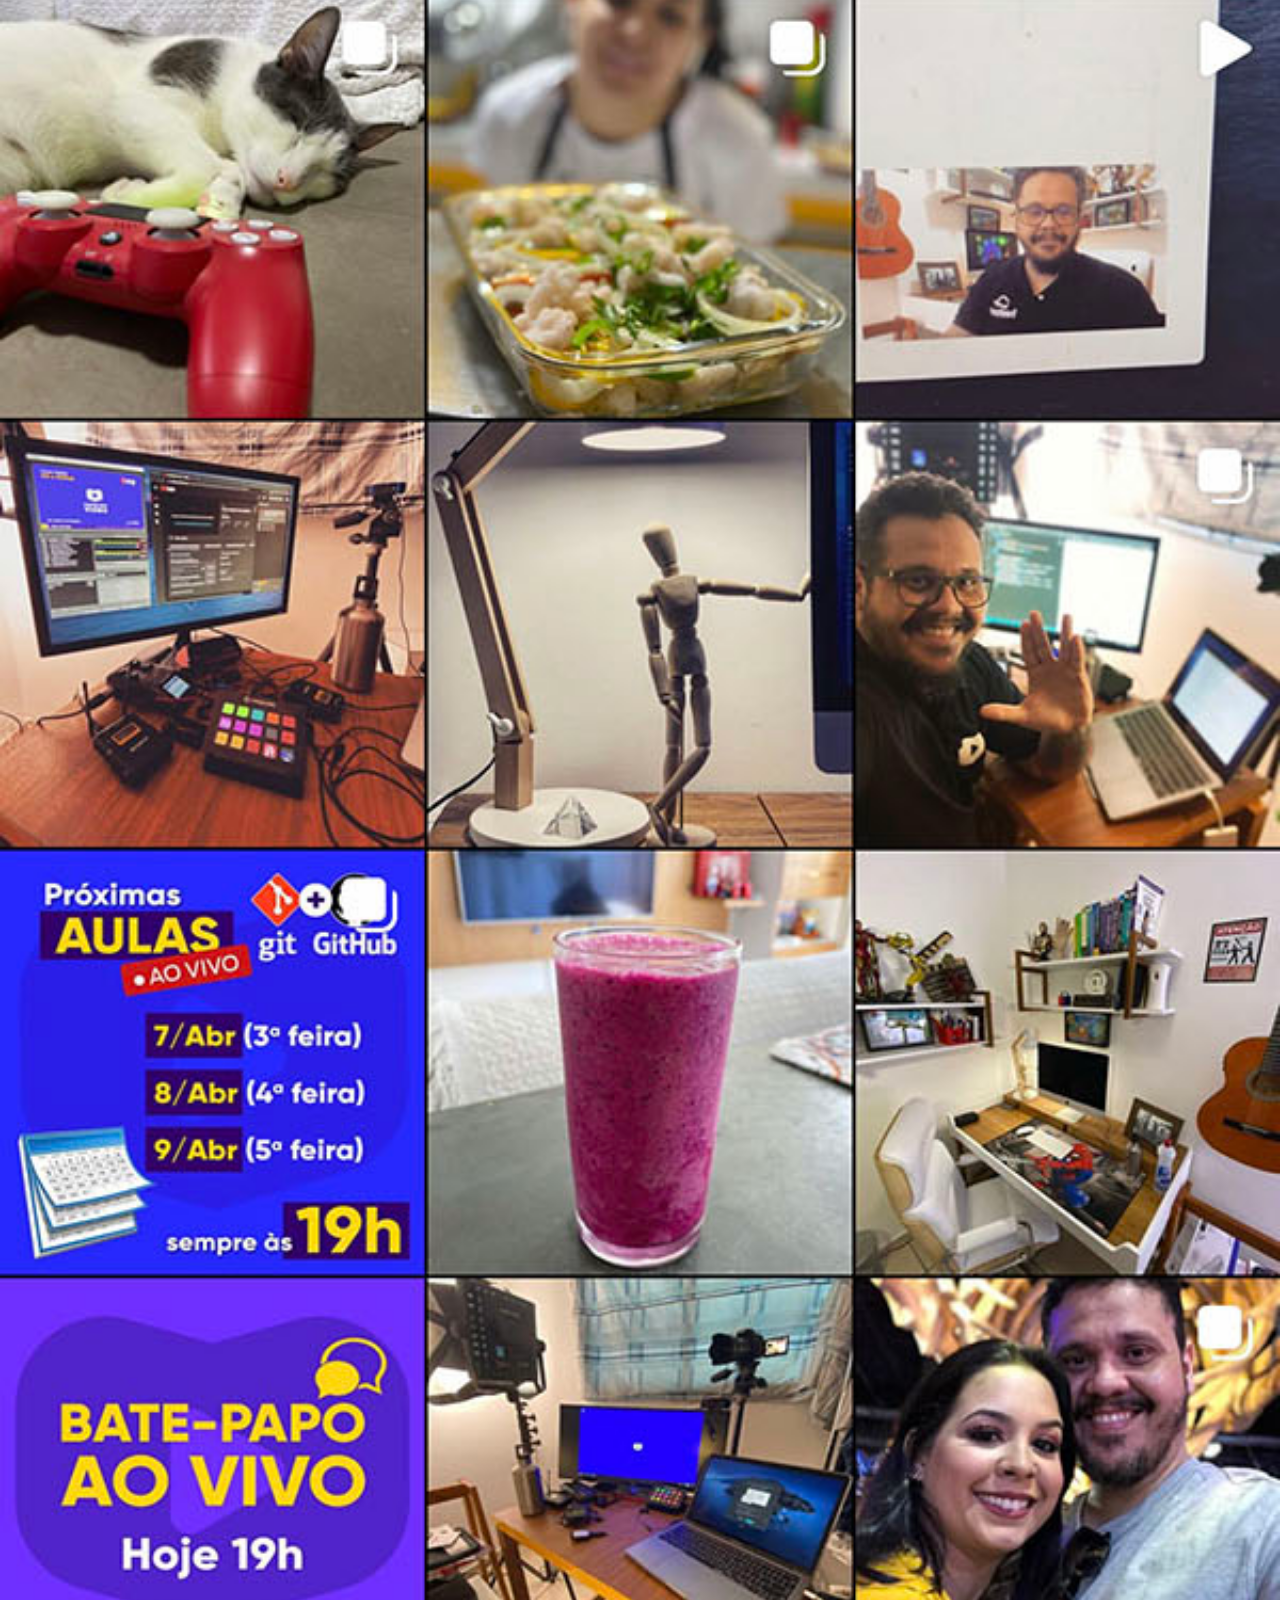
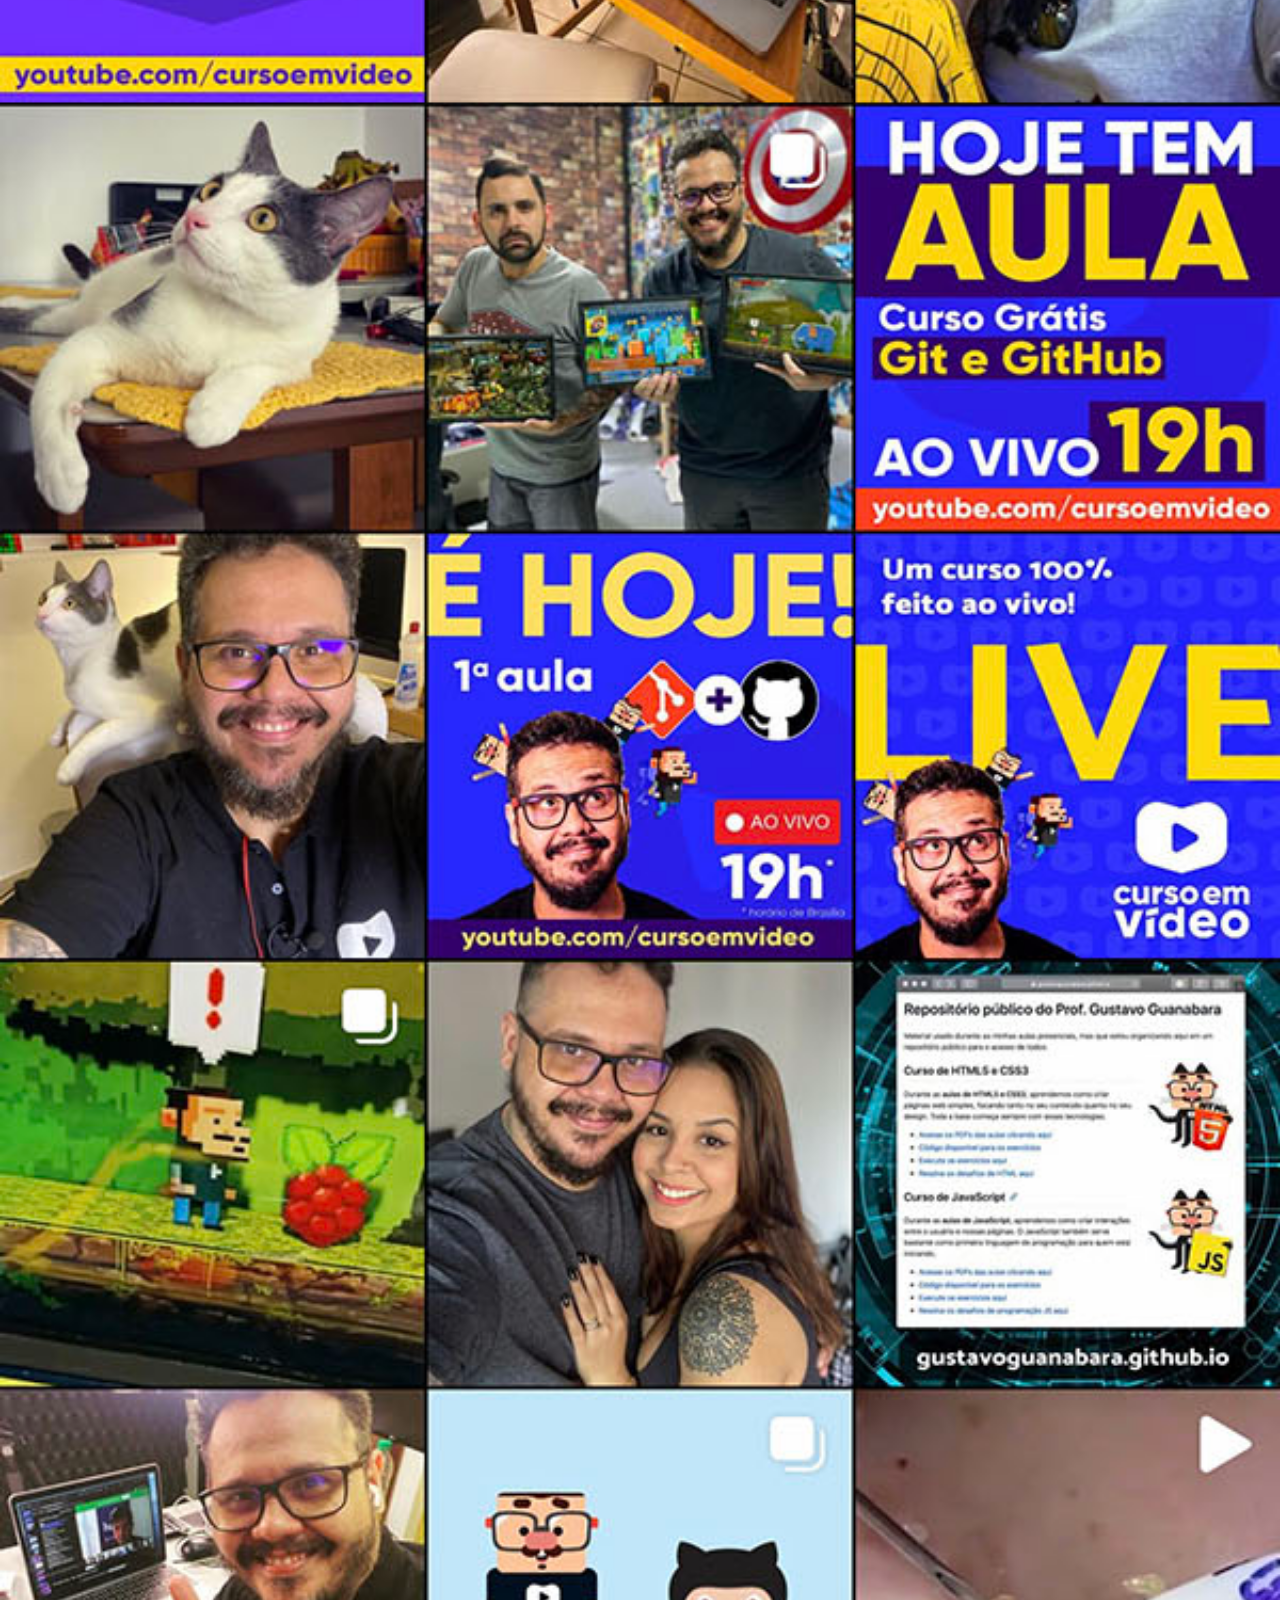
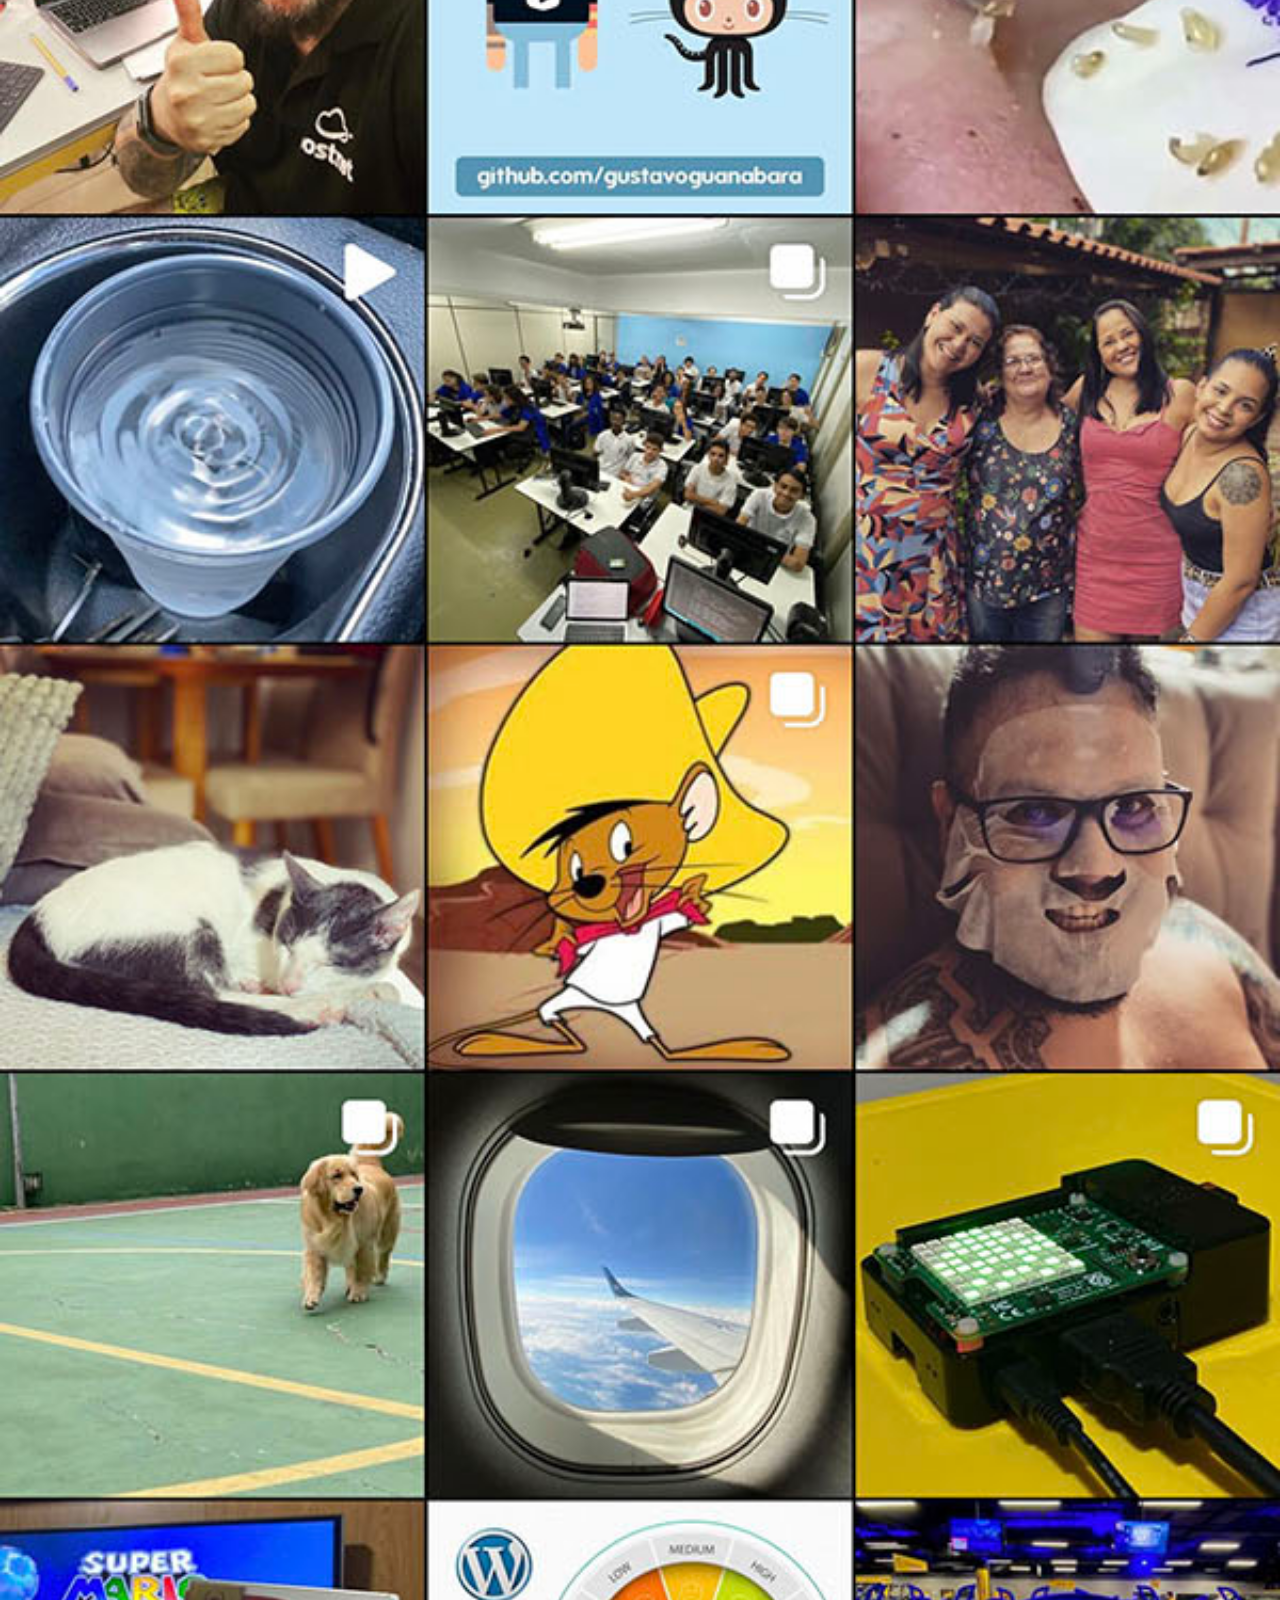
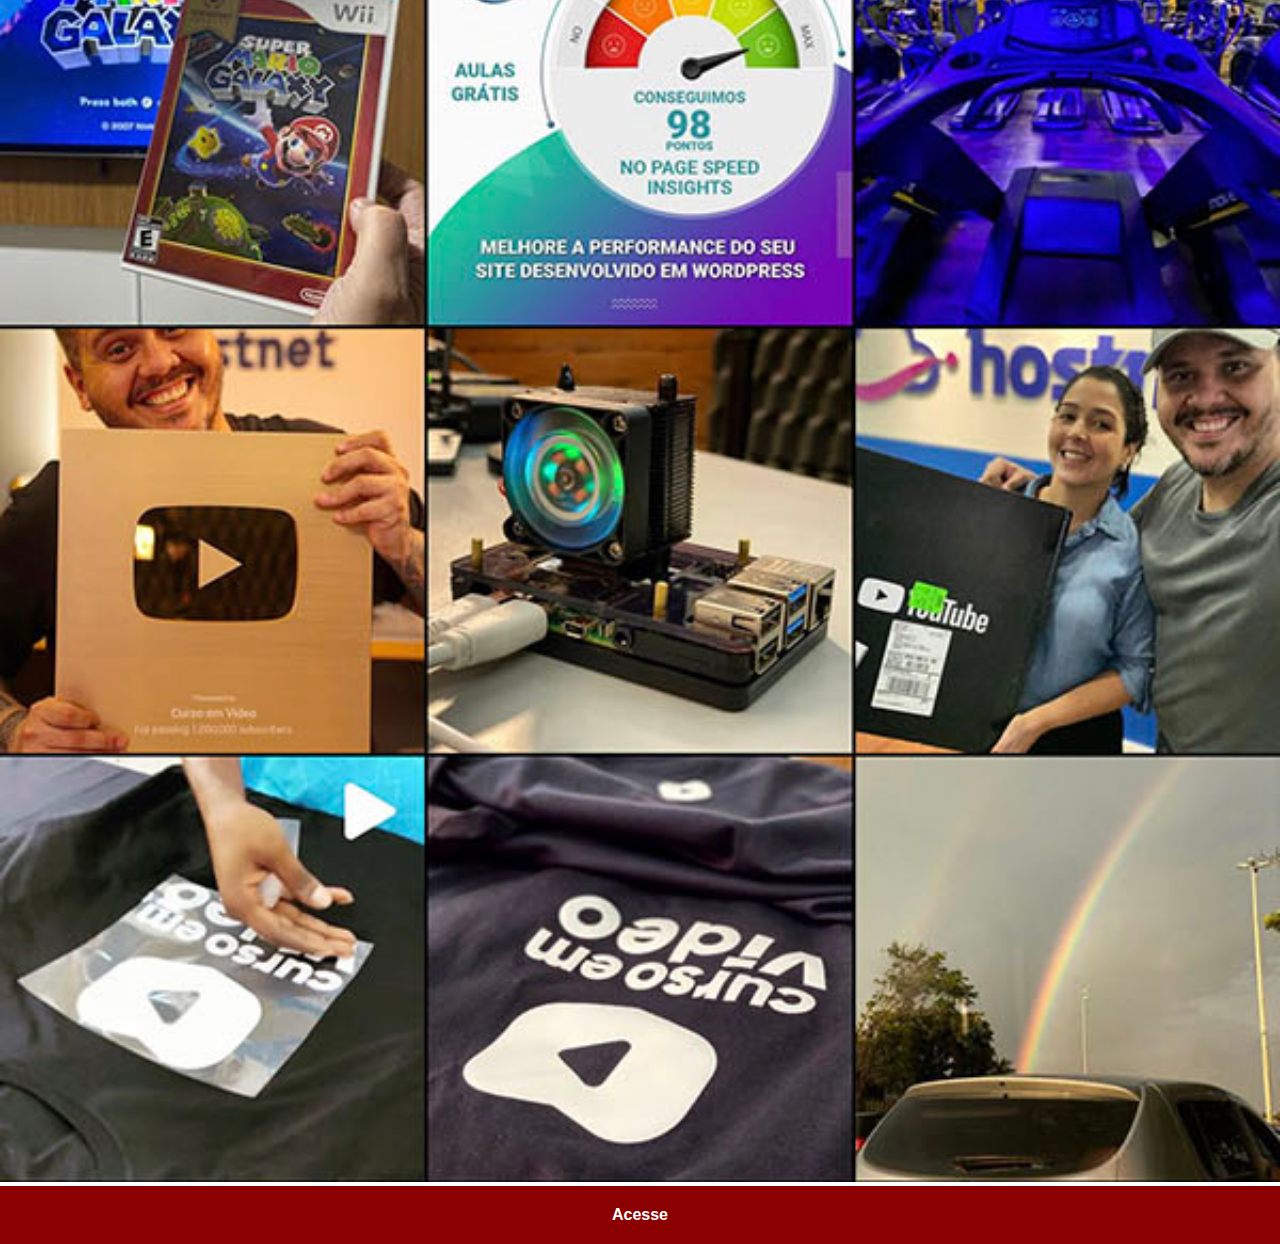
<file: paginas/instagram.html>
<!DOCTYPE html>
<html lang="pt-br">
<head>
    <meta charset="UTF-8">
    <meta http-equiv="X-UA-Compatible" content="IE=edge">
    <meta name="viewport" content="width=device-width, initial-scale=1.0">
    <title>Instagram</title>
    <link rel="stylesheet" href="../estilos/botoes.css">
    
</head>
<body>
    <img src="../imagens/tela-instagram.jpg" alt="Instagram">
    <a href="#" target="_blank">Acesse</a>
</body>
</html>
</file>
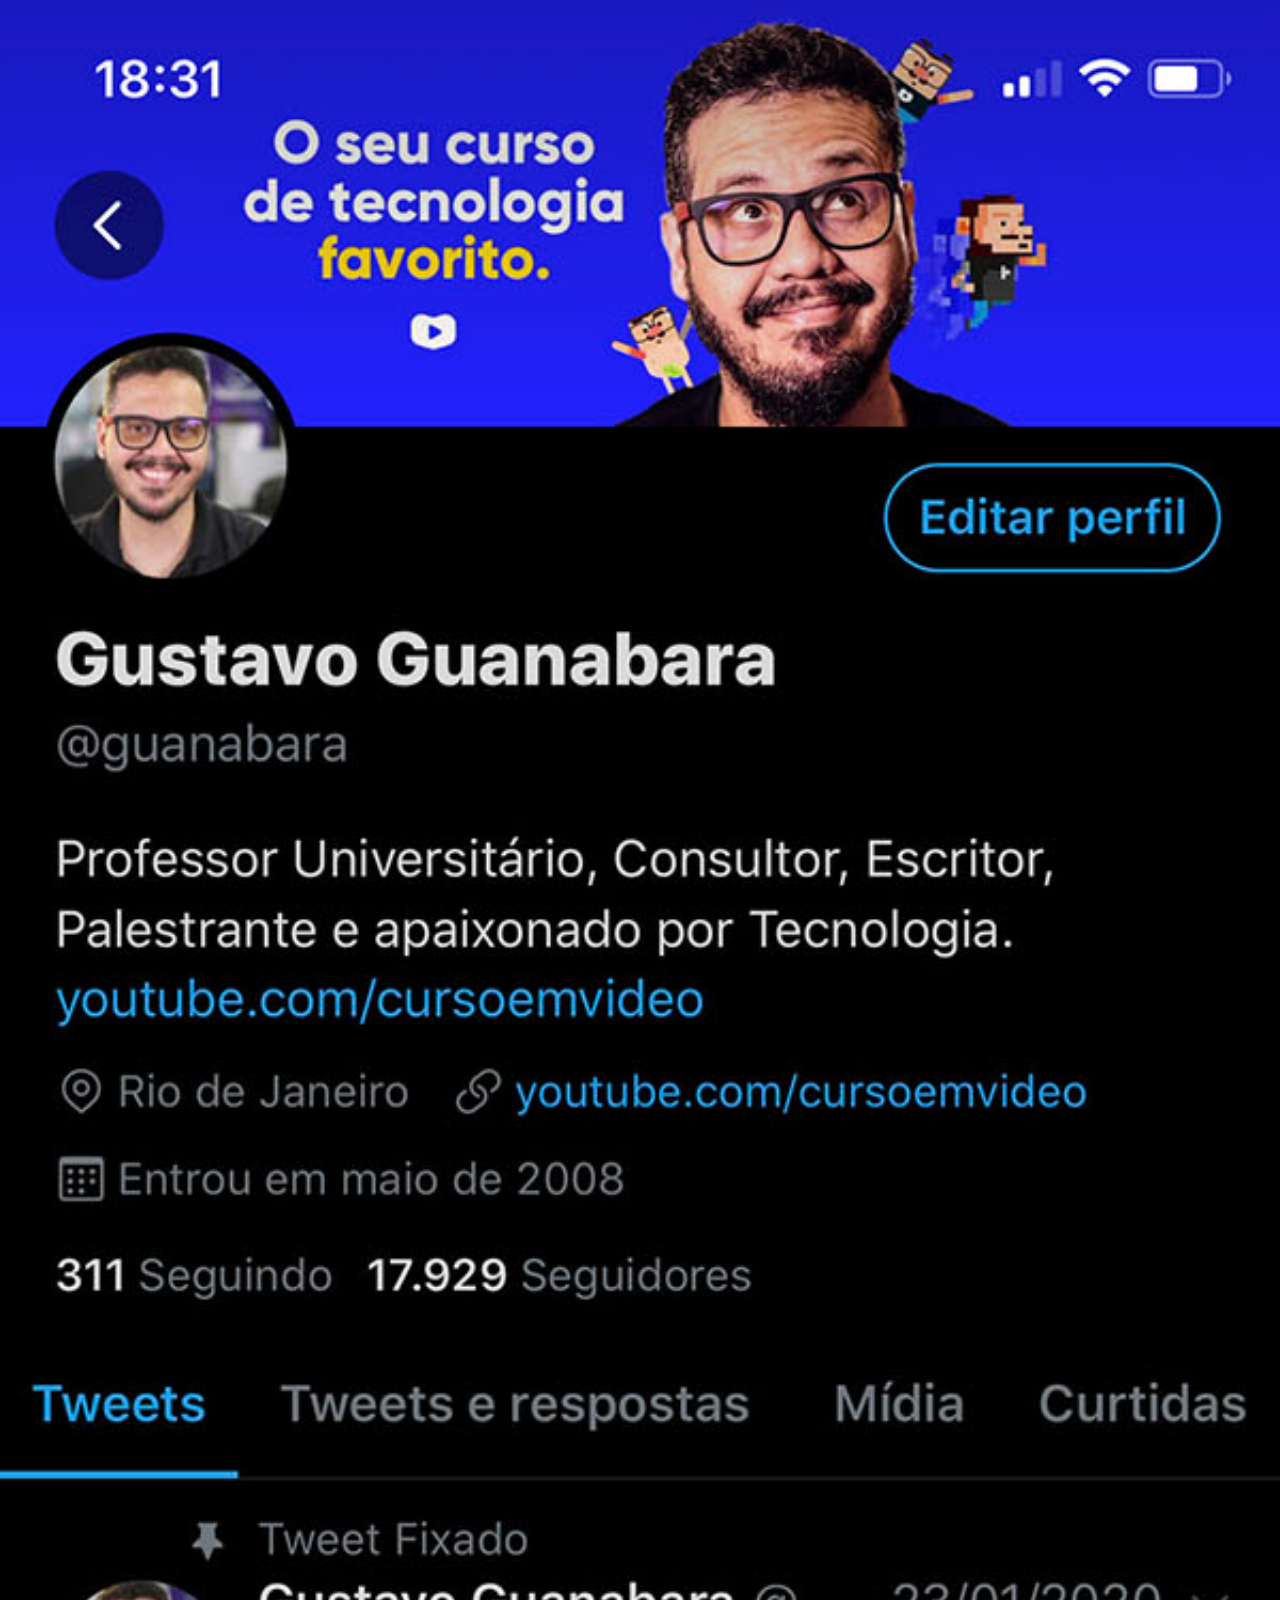
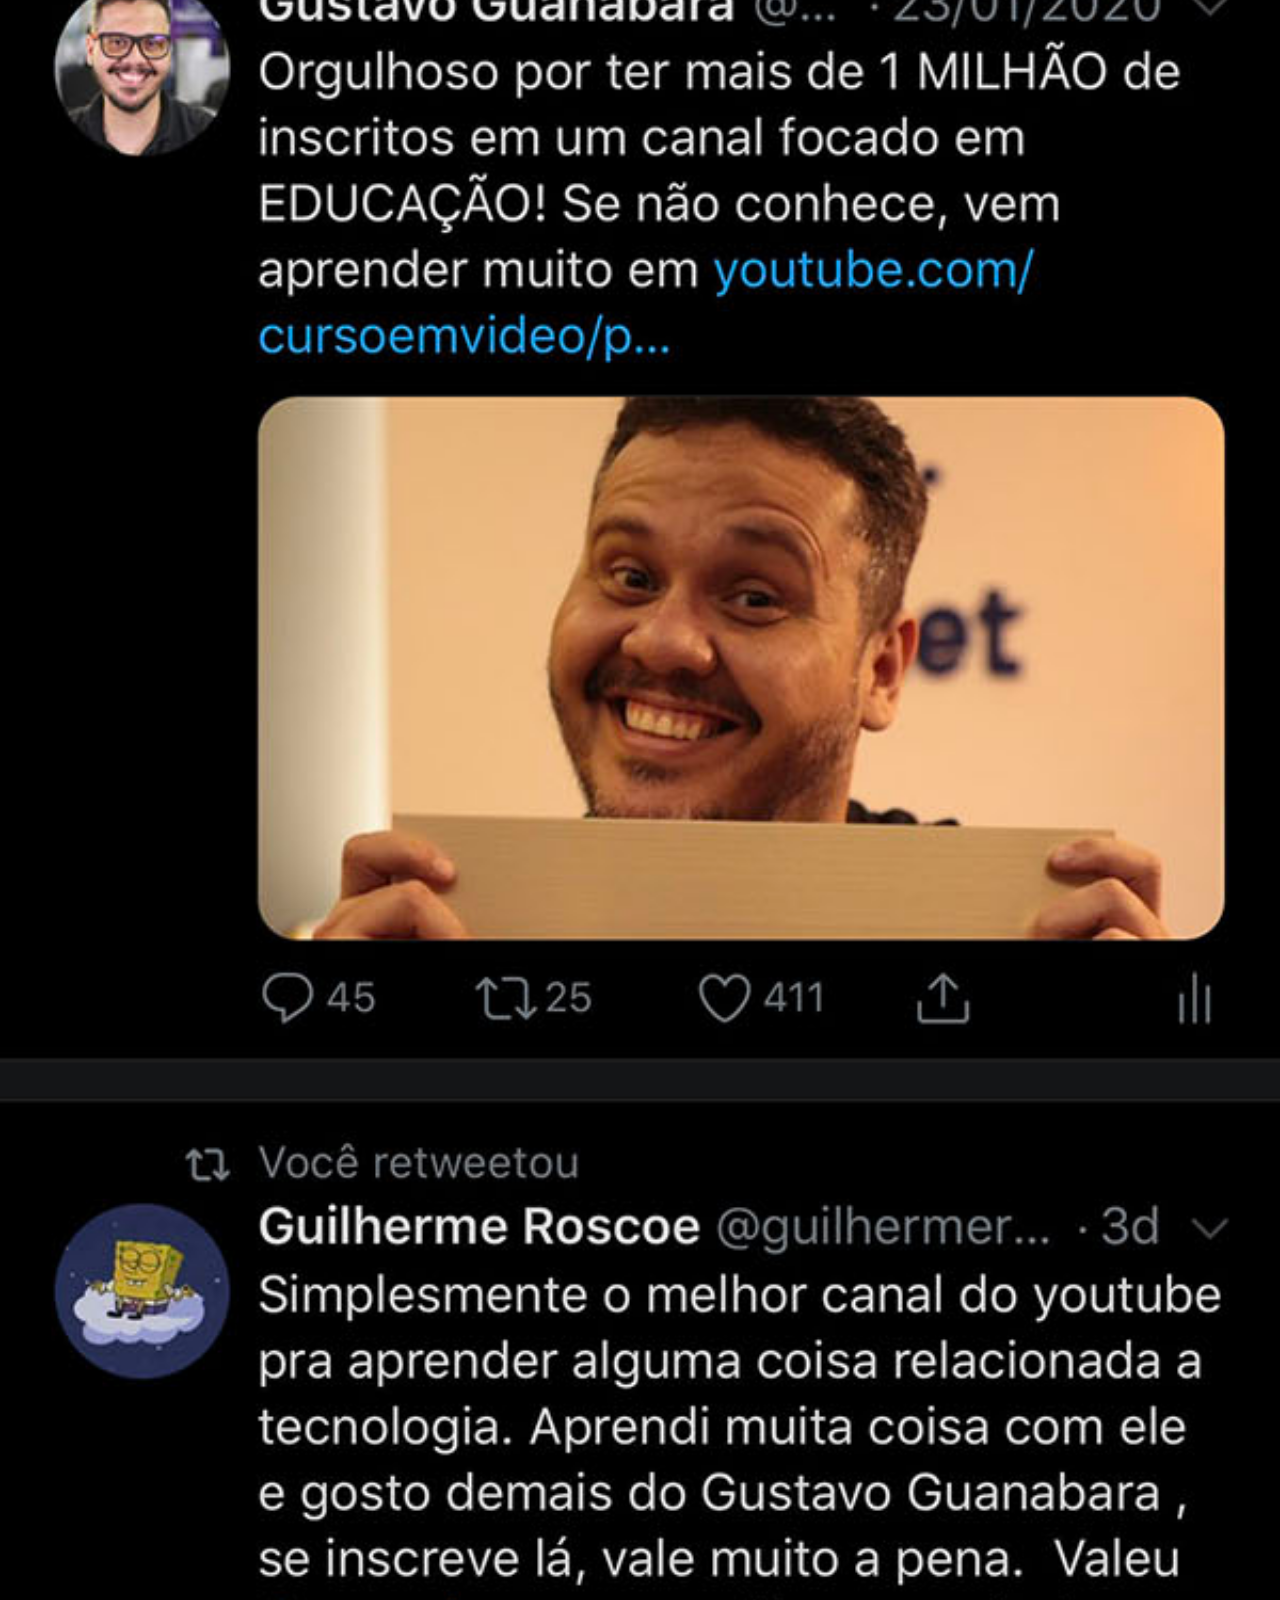
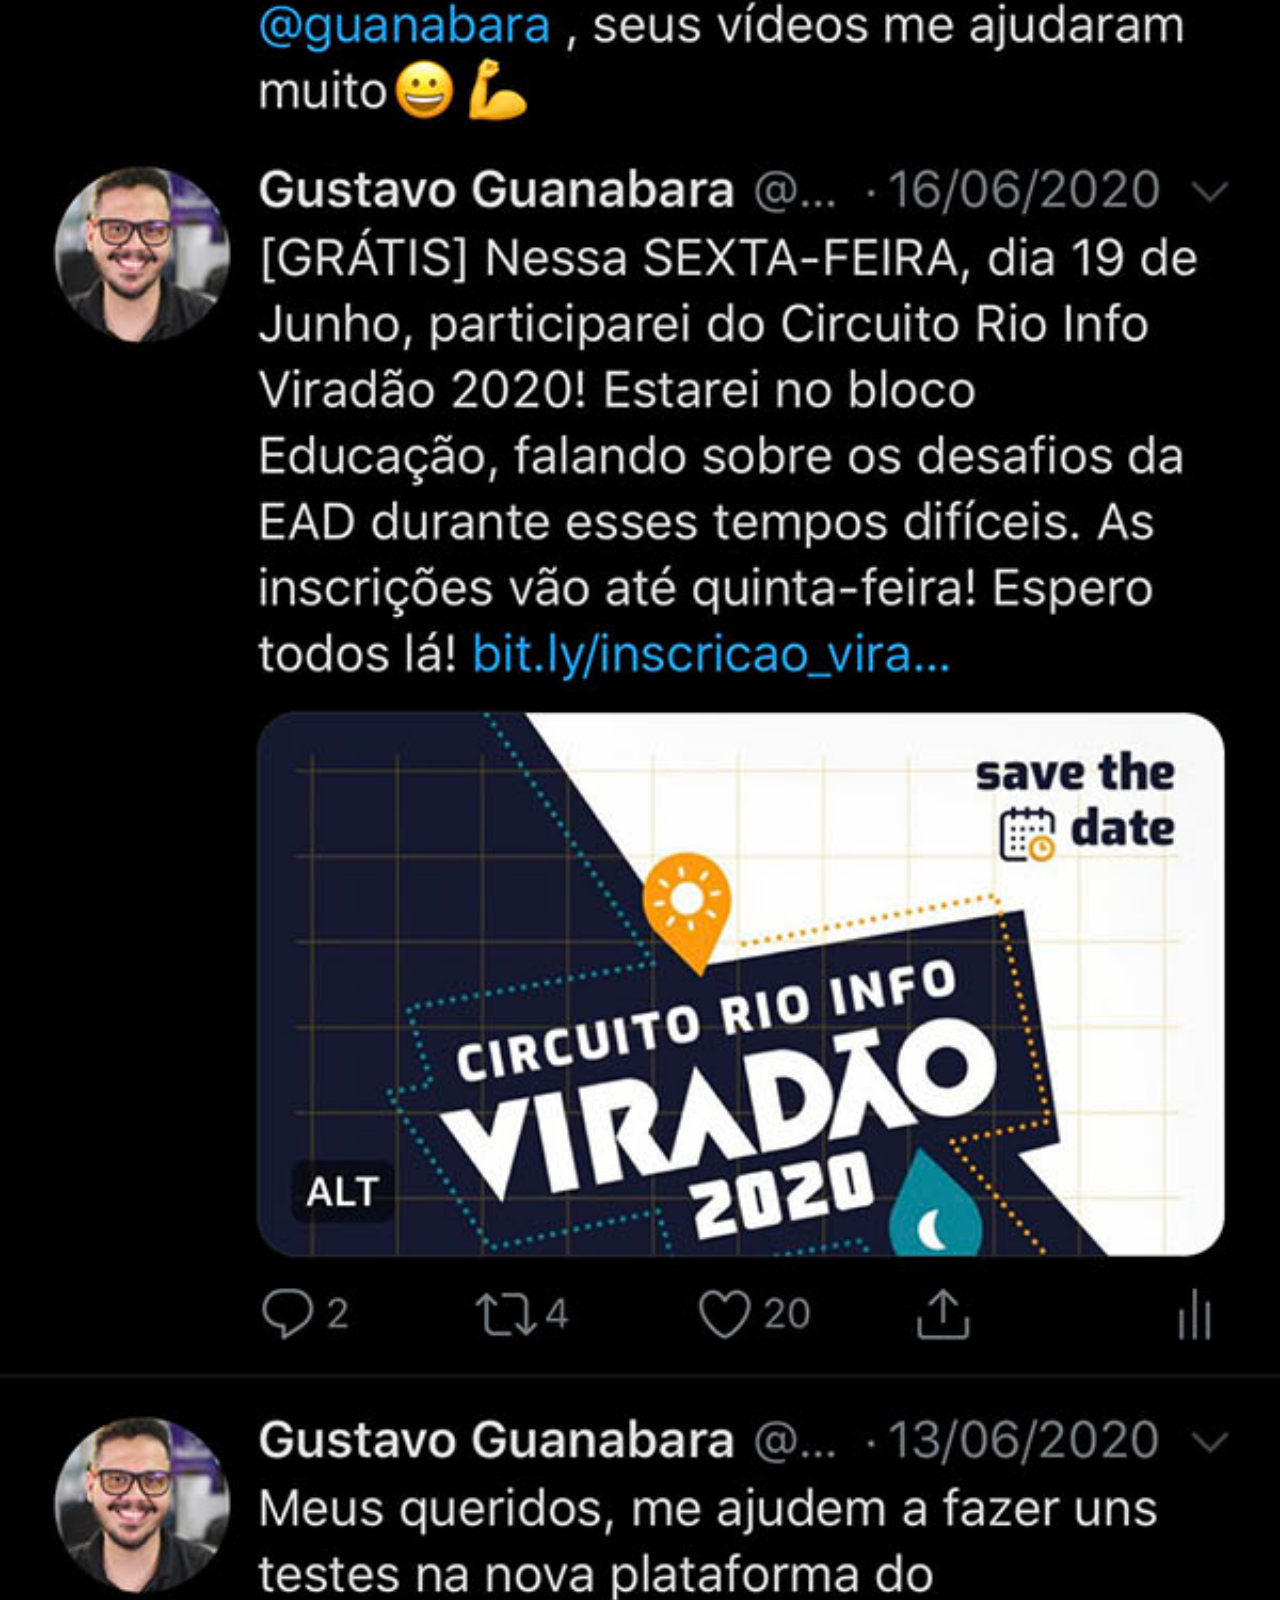
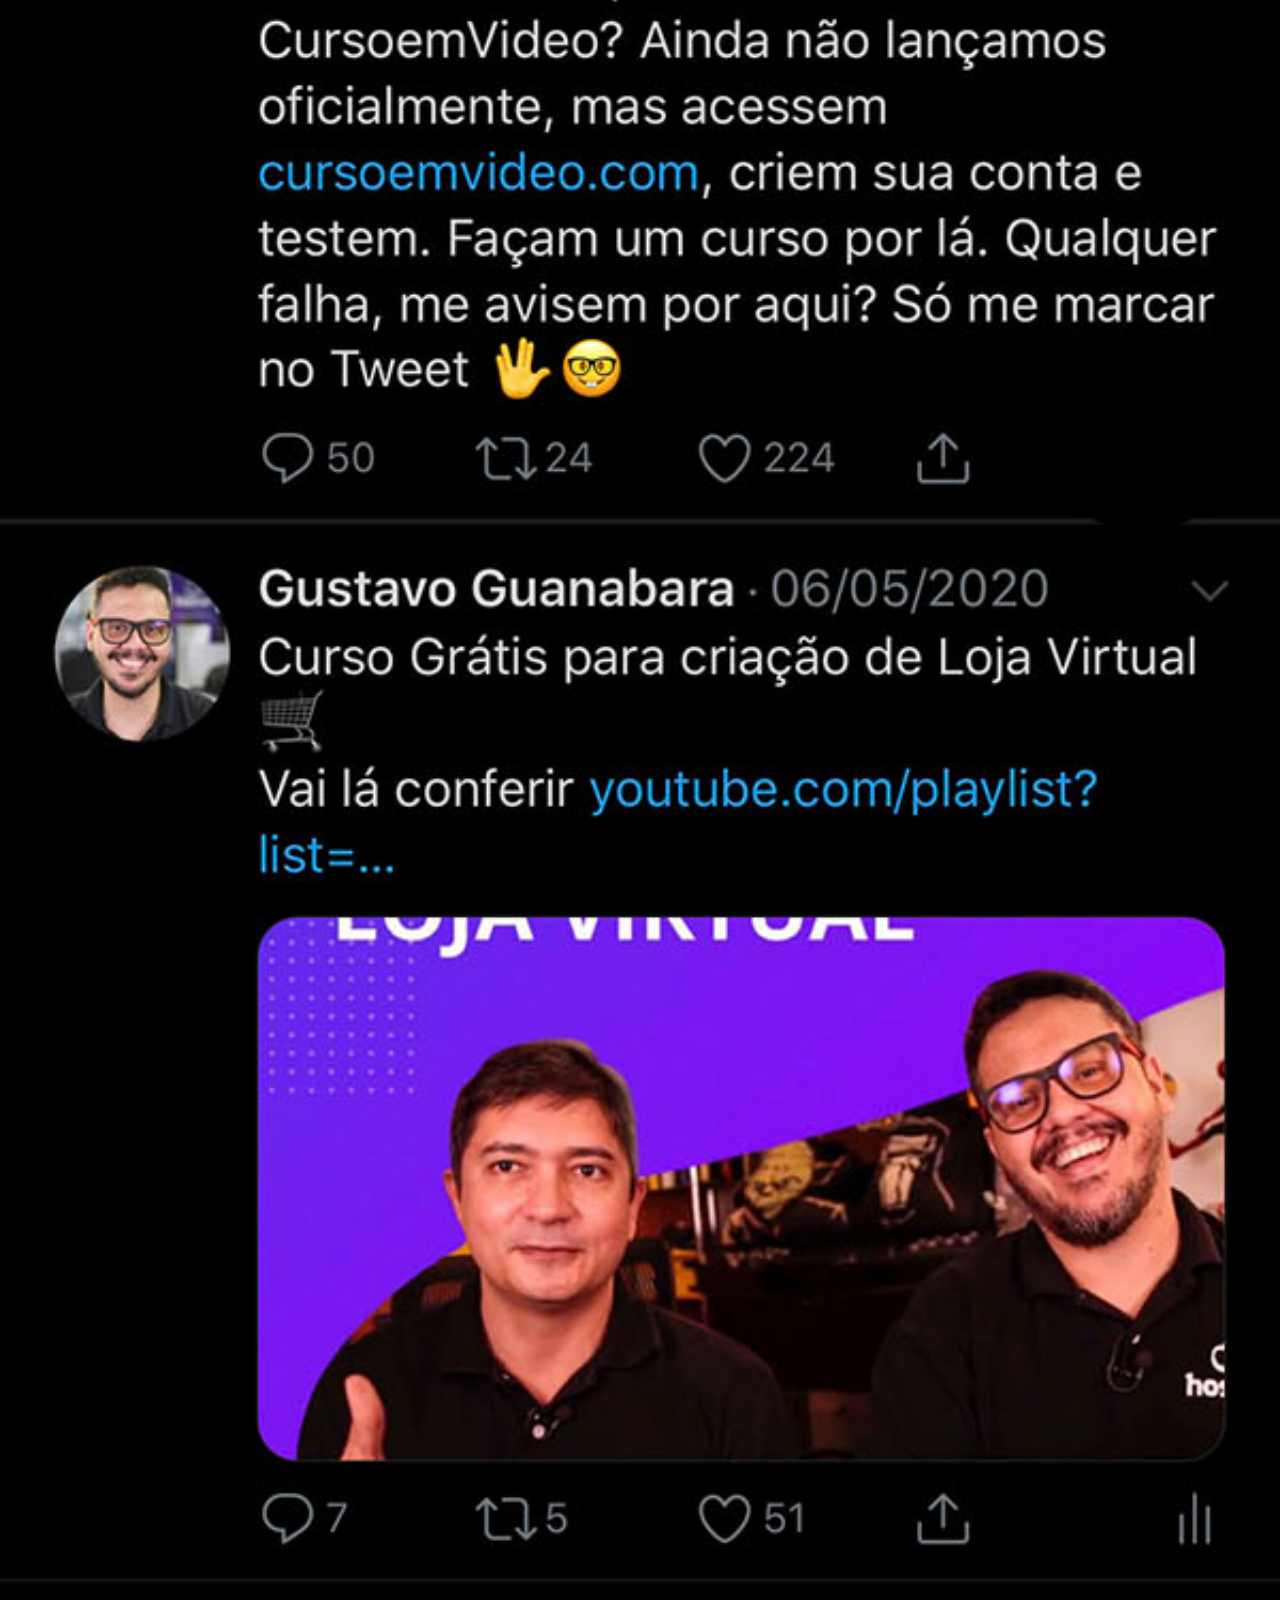
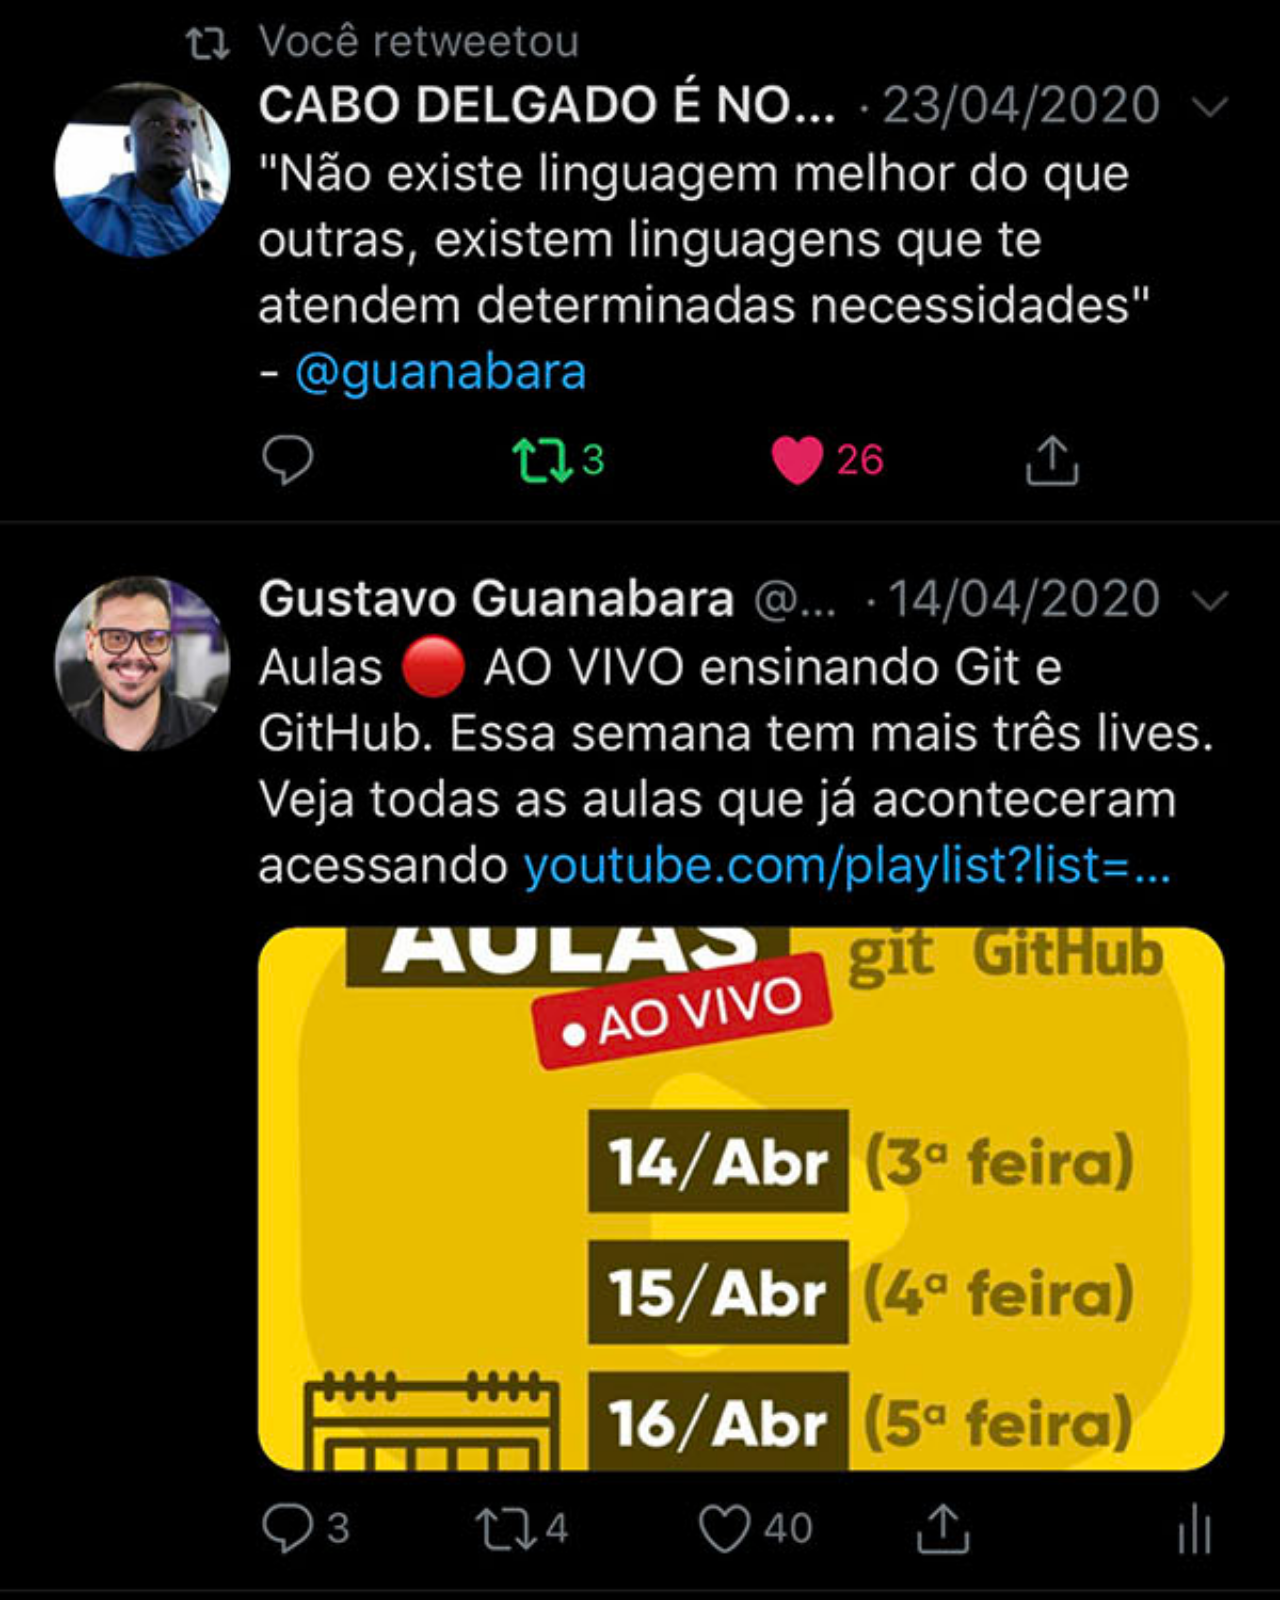
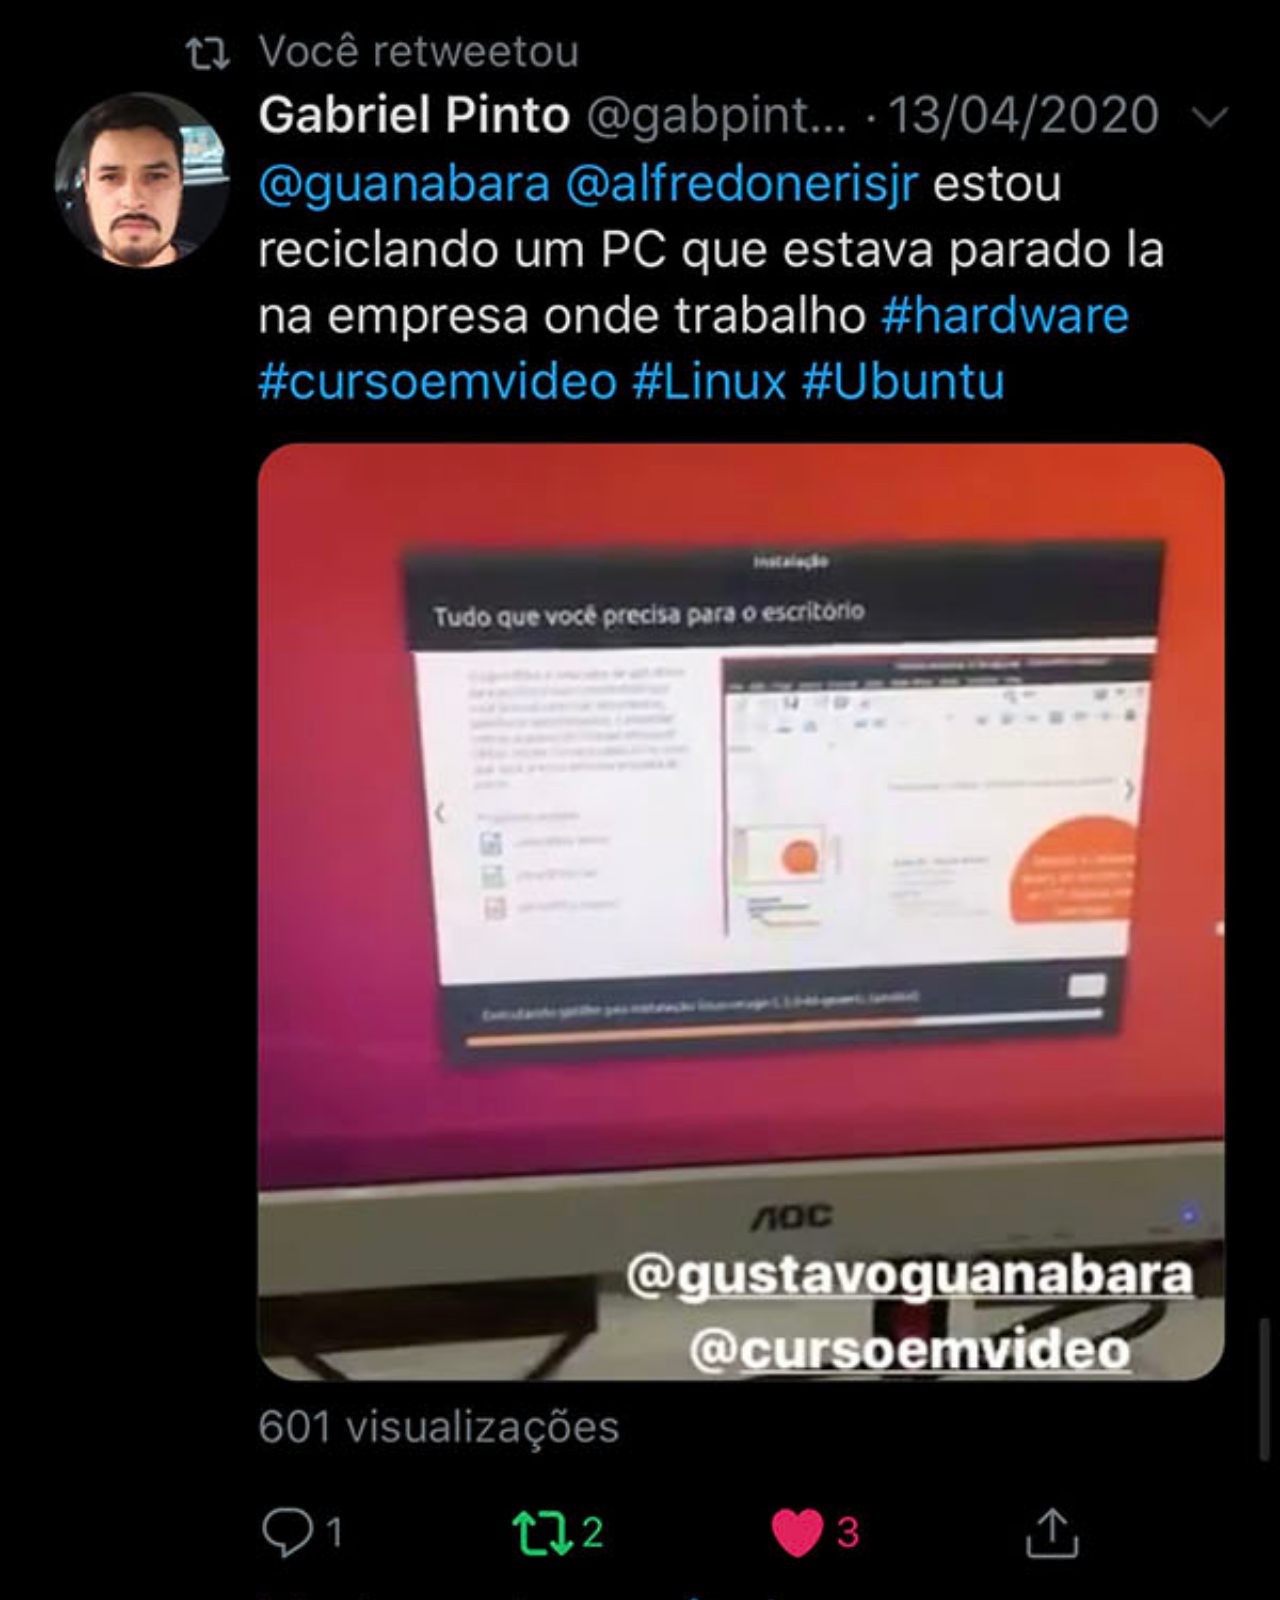
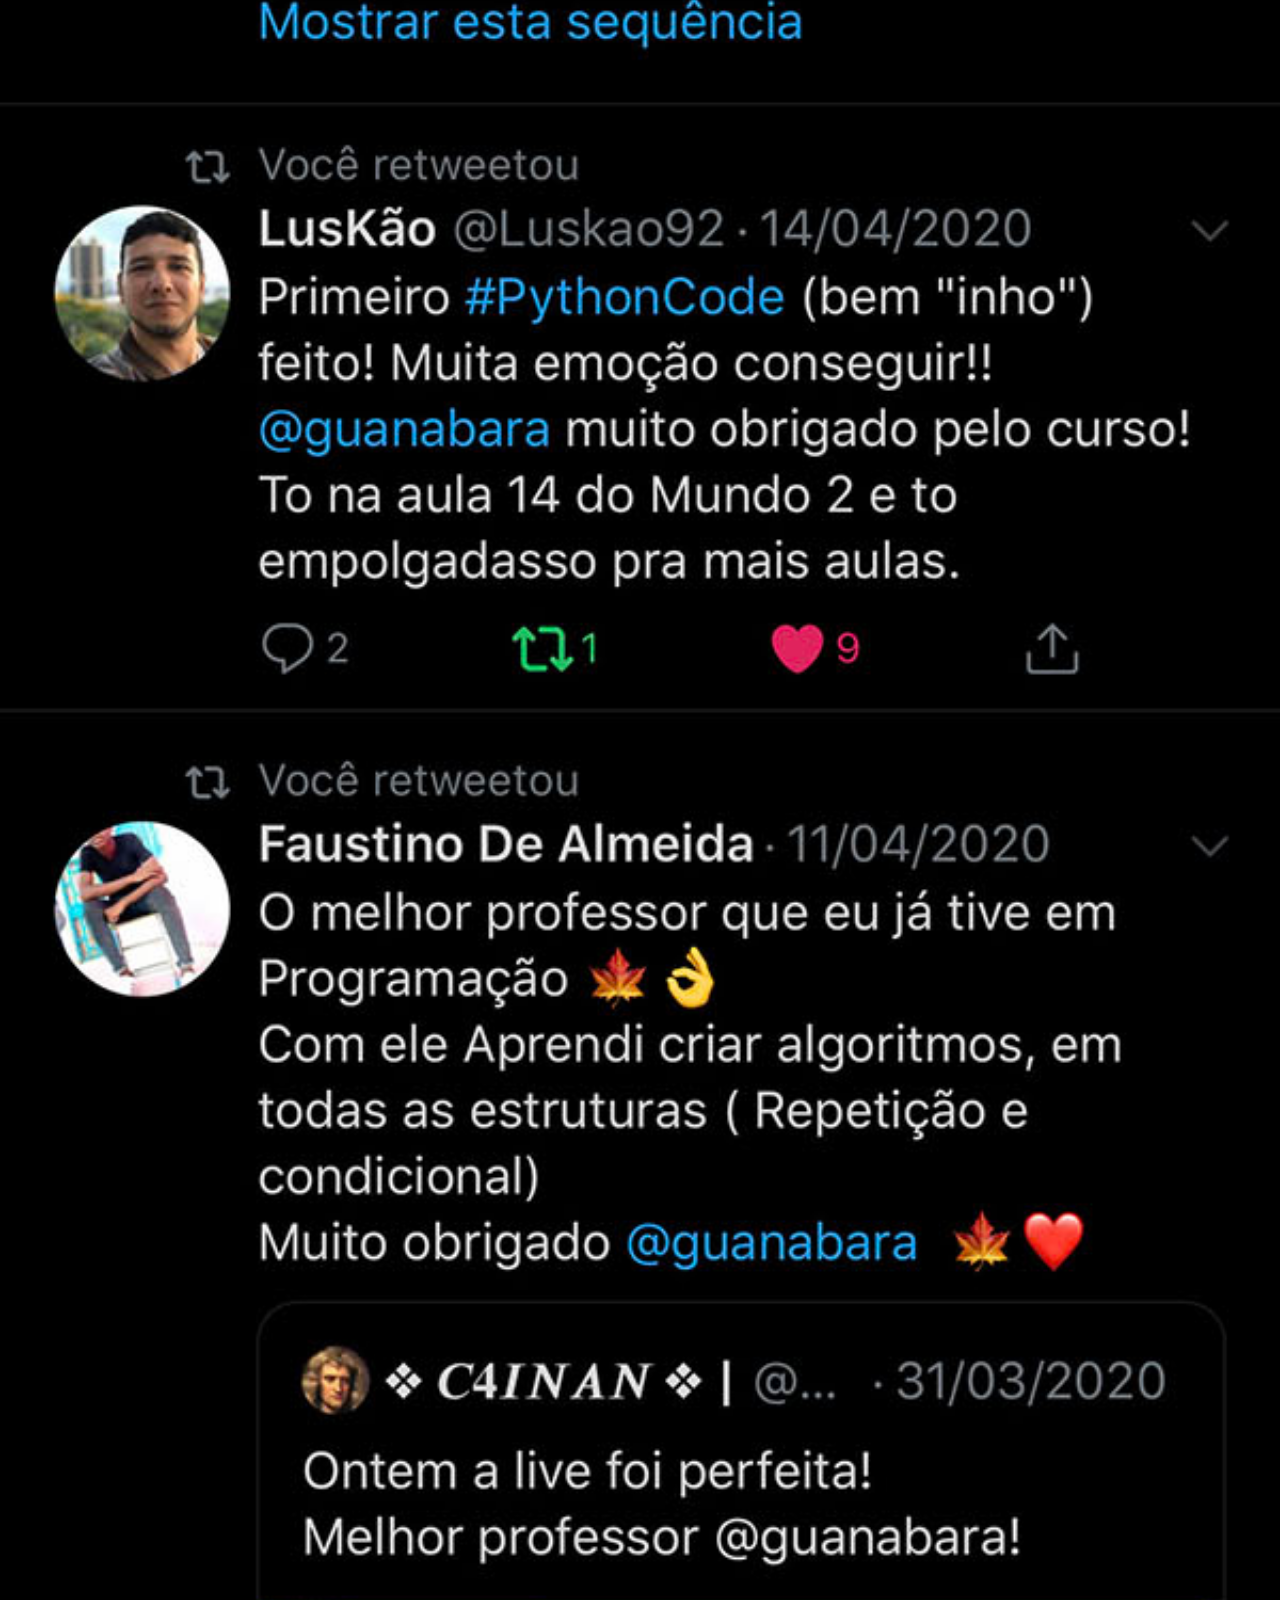
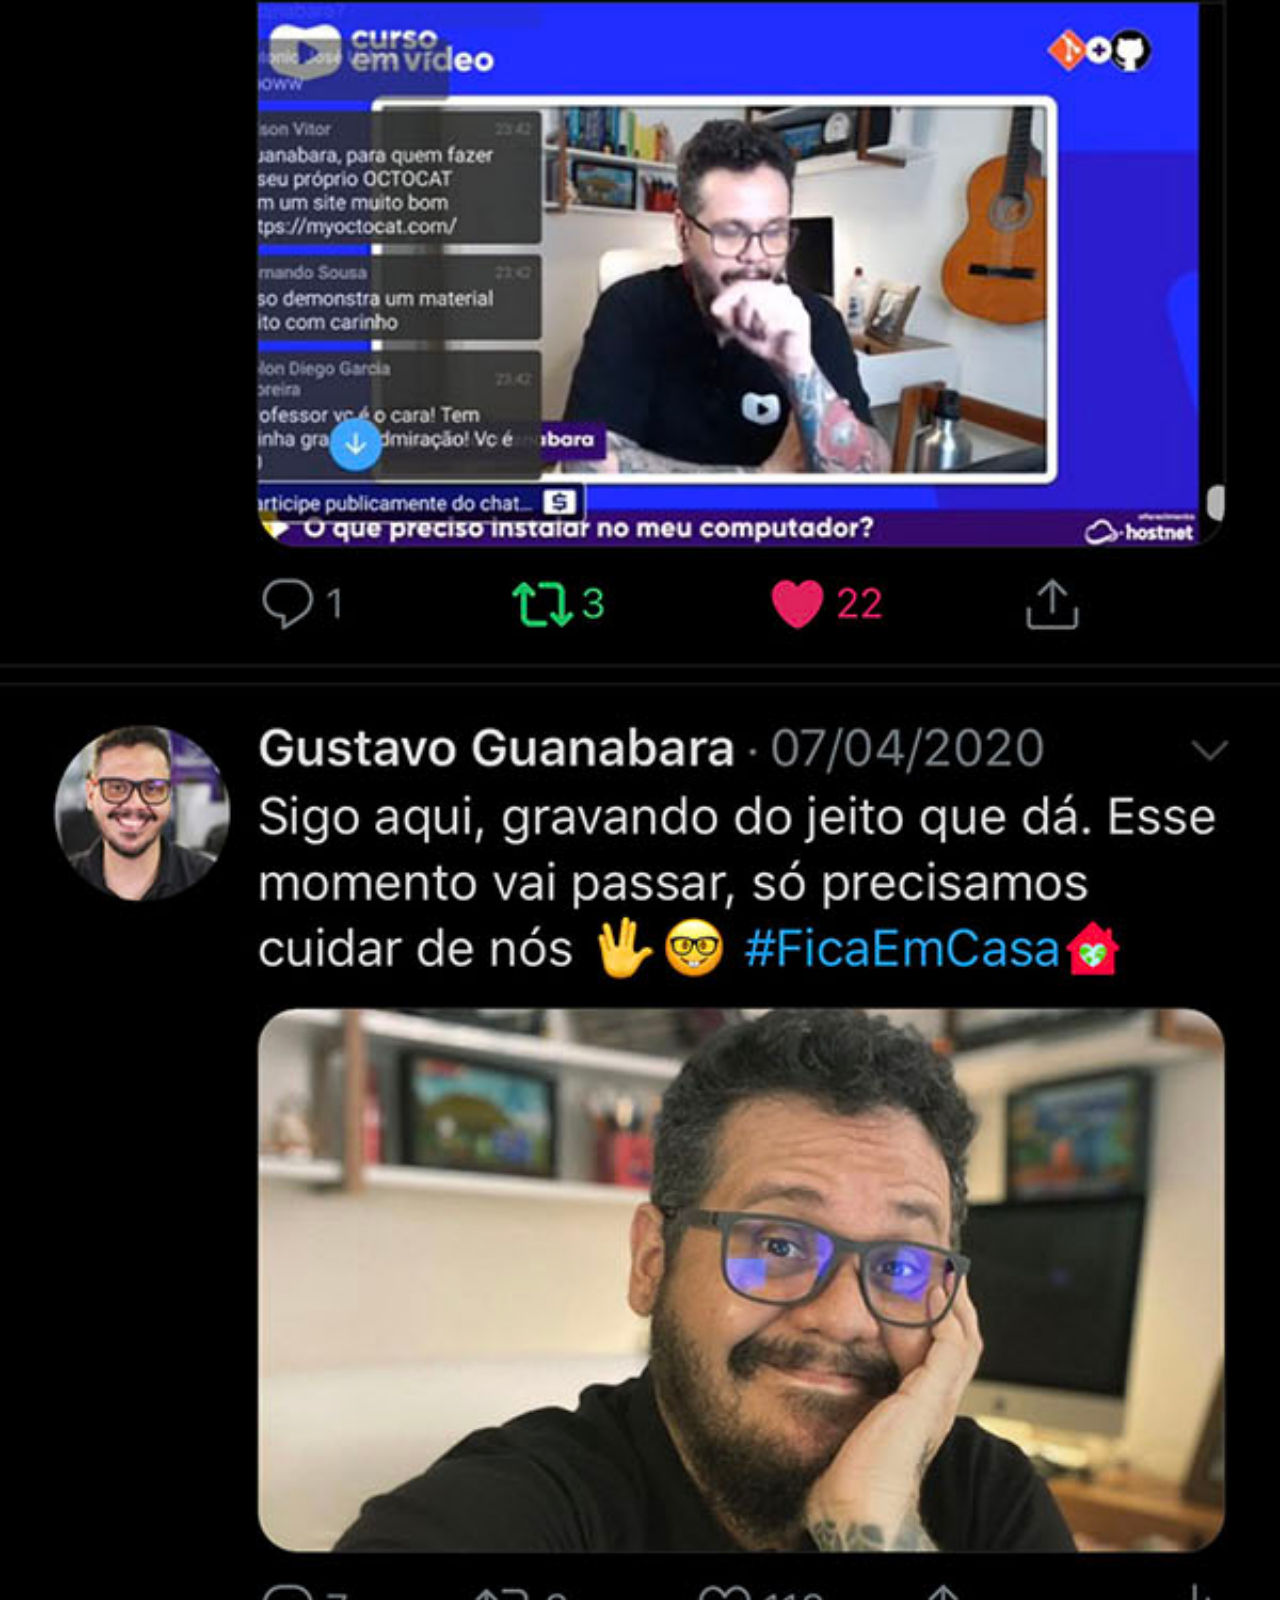
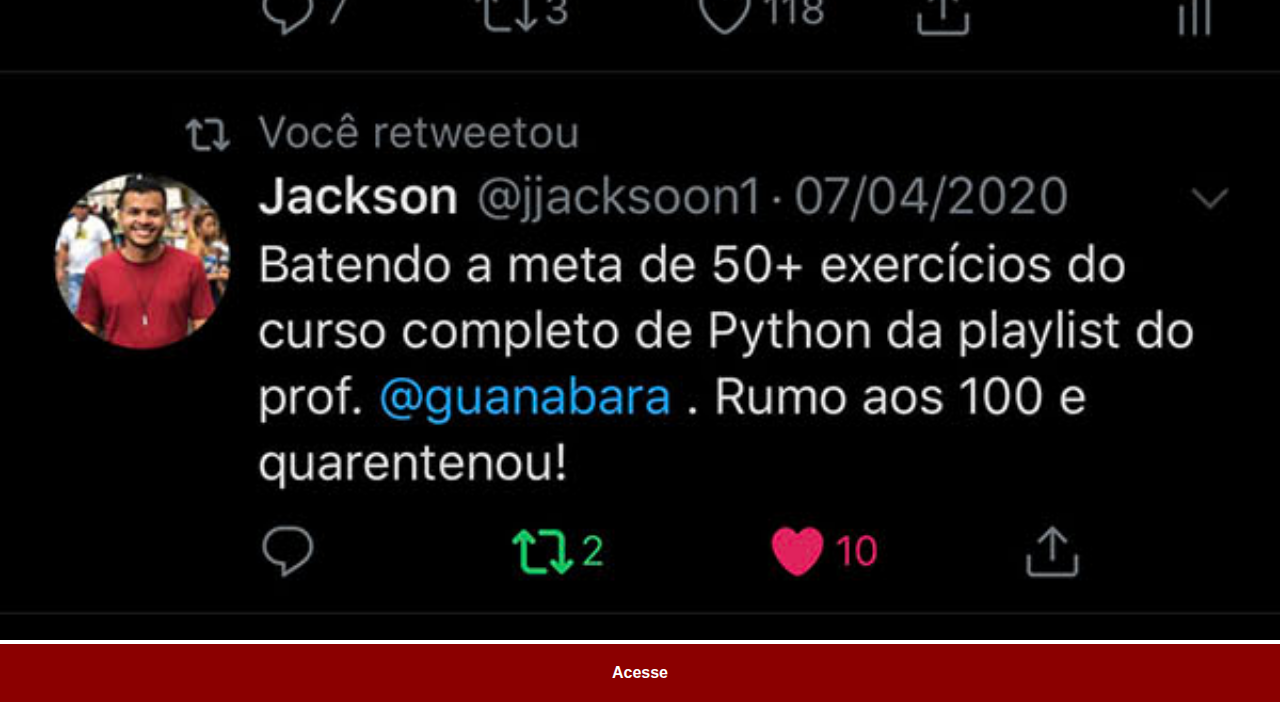
<file: paginas/twitter.html>
<!DOCTYPE html>
<html lang="pt-br">
<head>
    <meta charset="UTF-8">
    <meta http-equiv="X-UA-Compatible" content="IE=edge">
    <meta name="viewport" content="width=device-width, initial-scale=1.0">
    <title>Twitter</title>
    <link rel="stylesheet" href="../estilos/botoes.css">
 
</head>
<body>
    <img src="../imagens/tela-twitter.jpg" alt="Twitter">
    <a href="#" target="_blank">Acesse</a>
    
</body>
</html>
</file>
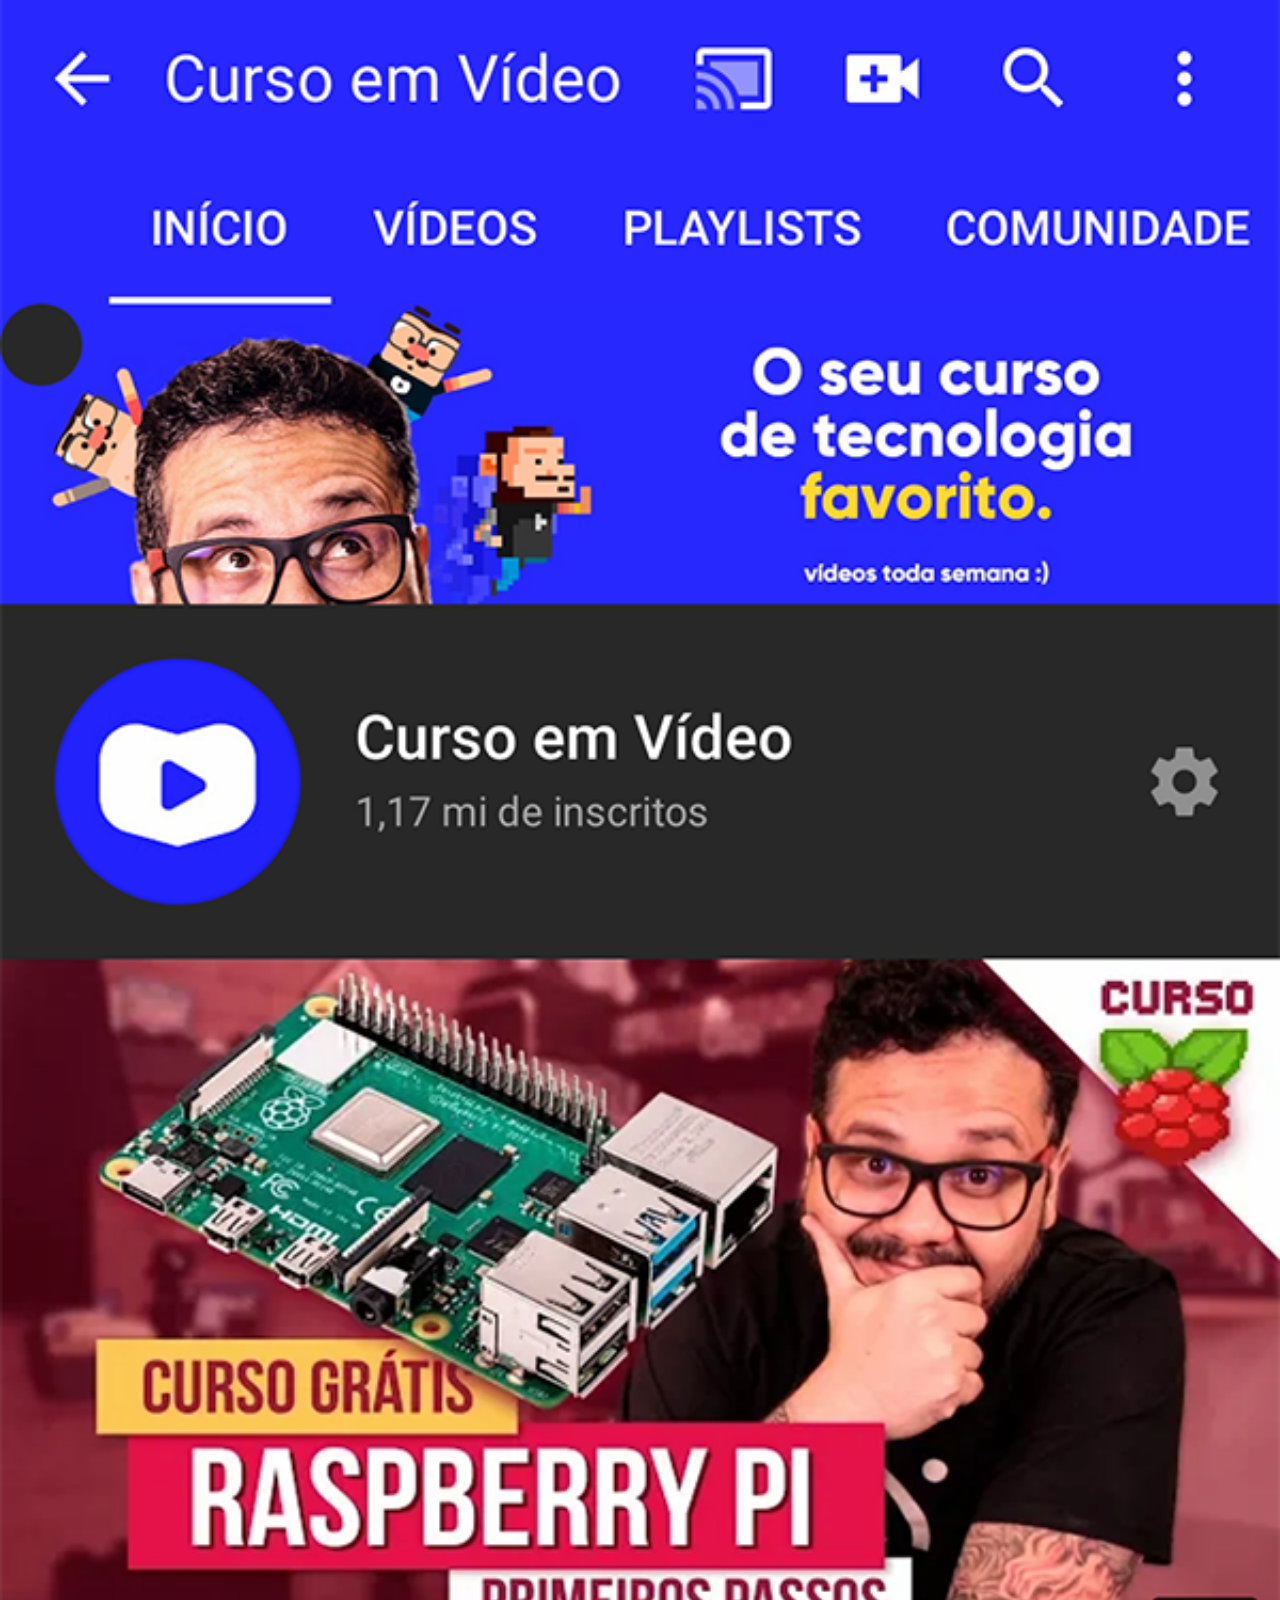
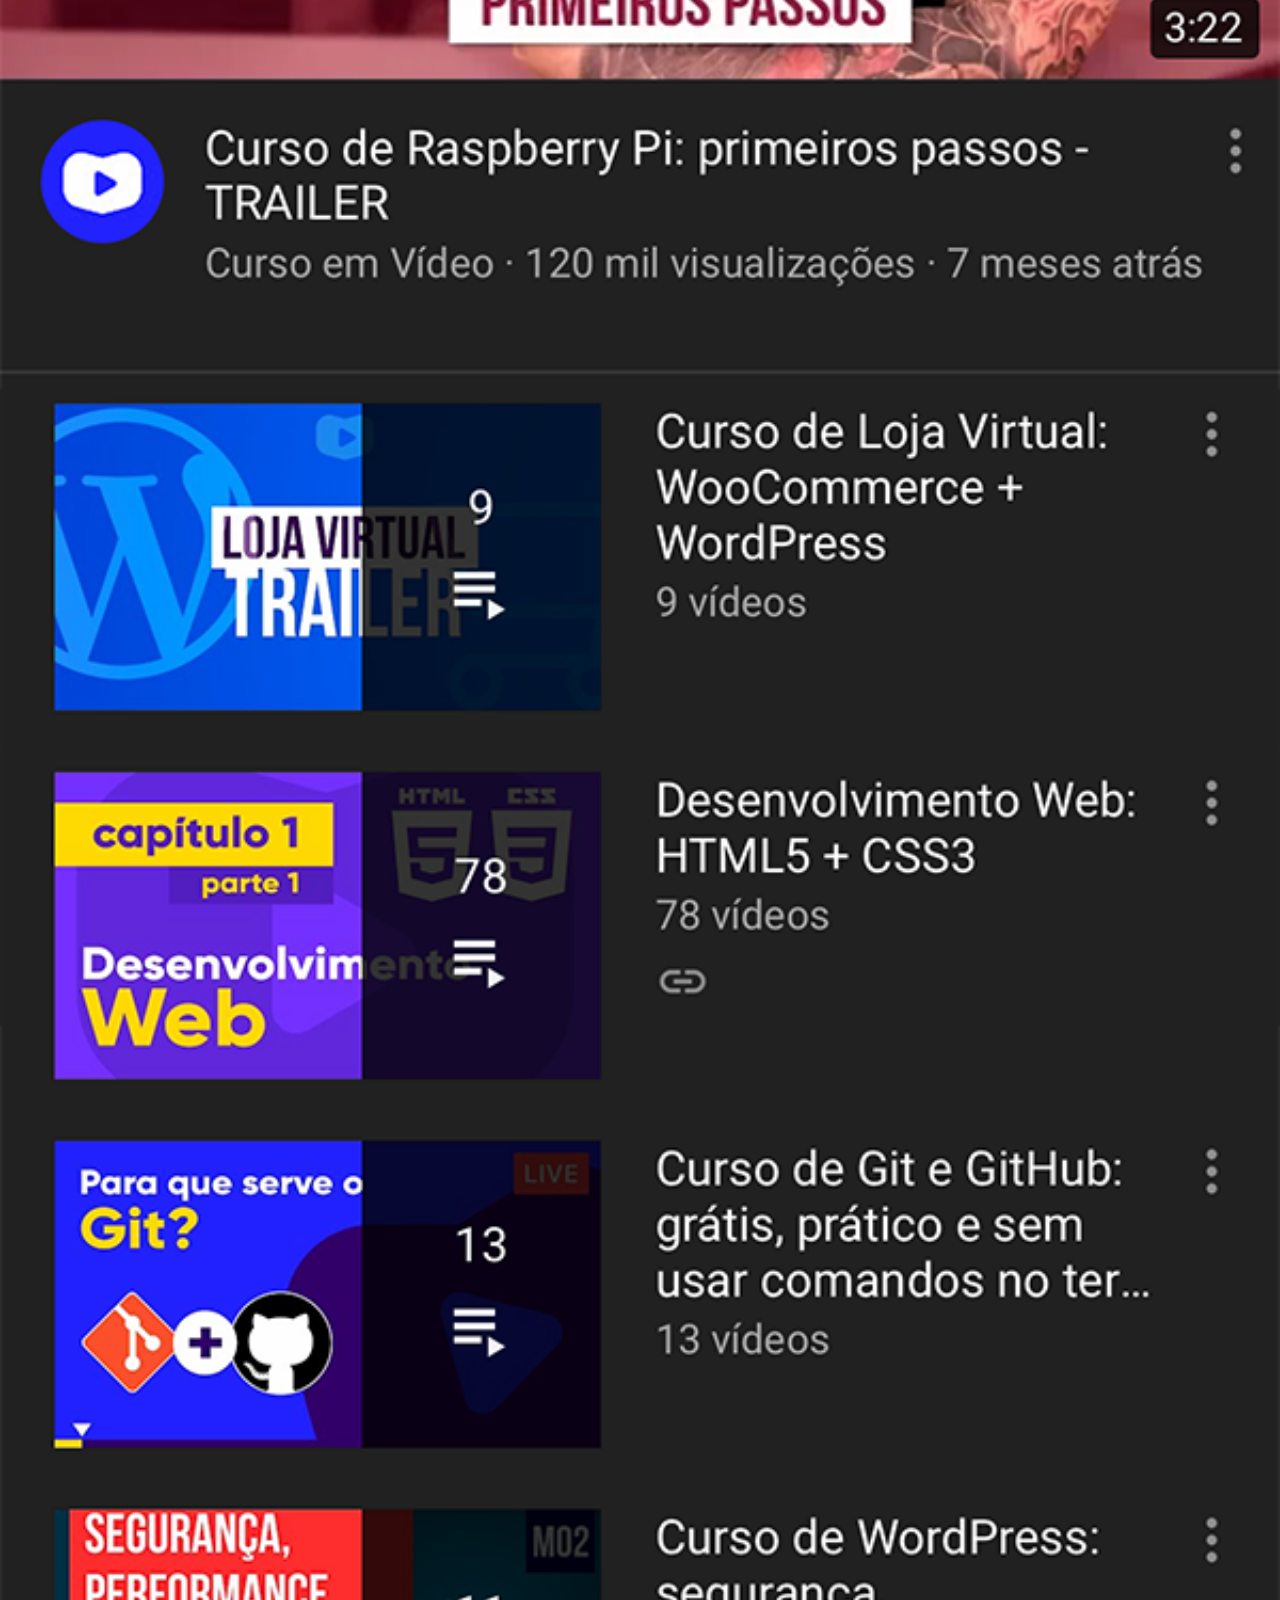
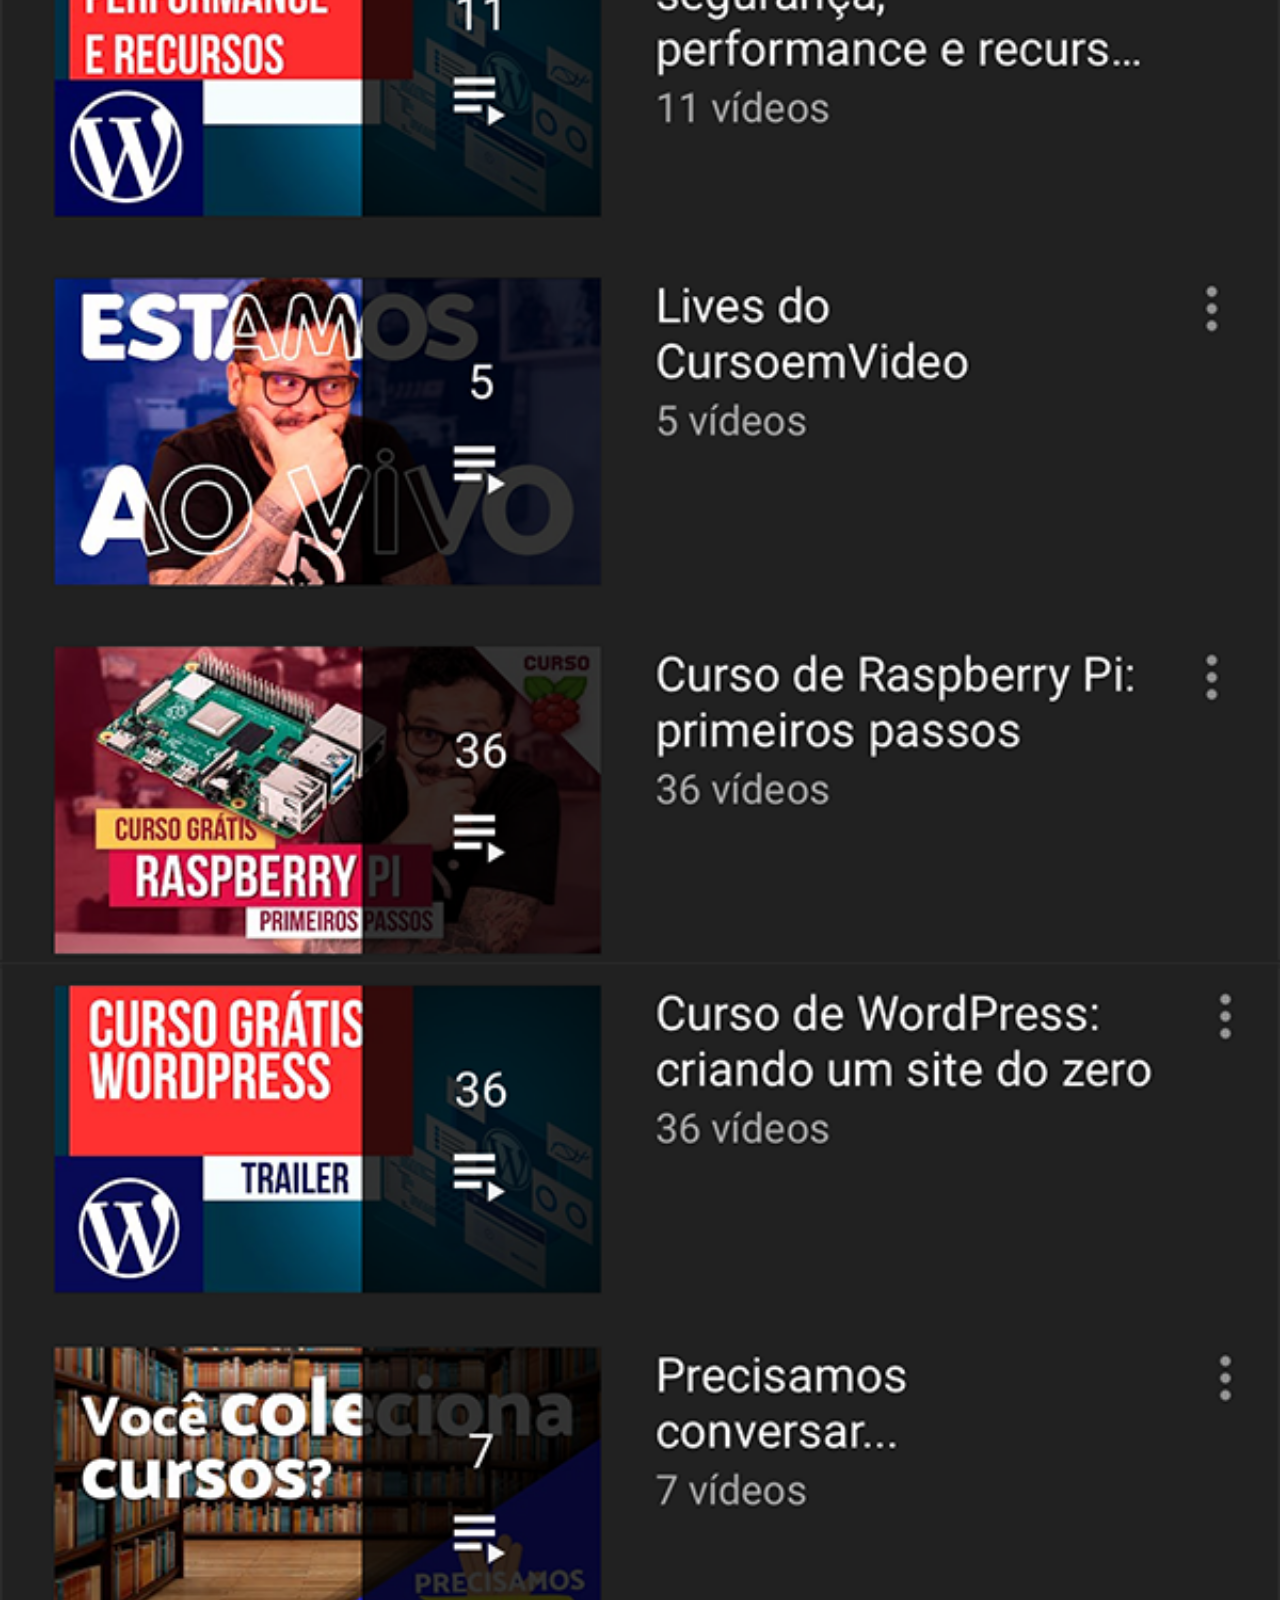
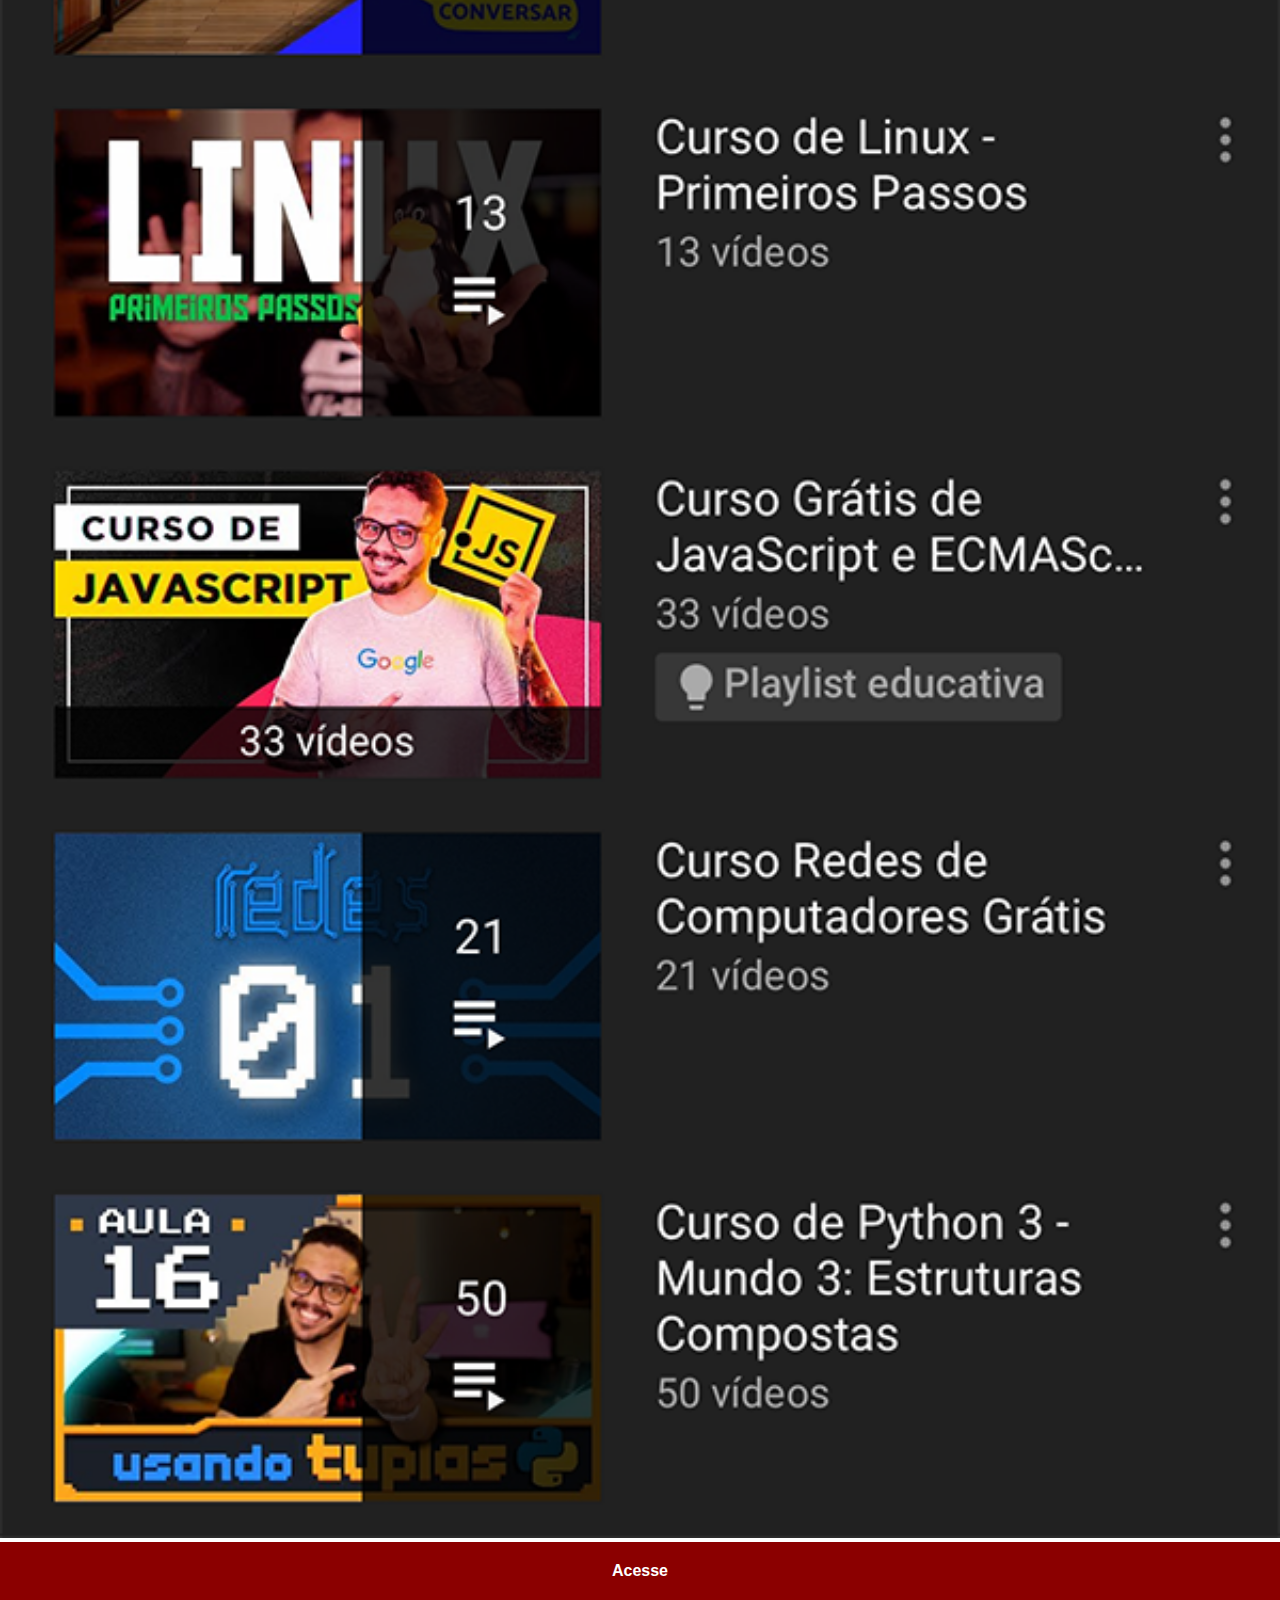
<file: paginas/youtube.html>
<!DOCTYPE html>
<html lang="pt-br">
<head>
    <link rel="stylesheet" href="../estilos/botoes.css">
    <meta charset="UTF-8">
    <meta http-equiv="X-UA-Compatible" content="IE=edge">
    <meta name="viewport" content="width=device-width, initial-scale=1.0">
    <title>Youtube</title>

</head>
<body>
    <img src="../imagens/tela-youtube.png" alt="Youtube">
    <a href="https://www.youtube.com/@CursoemVideo" target="_blank">Acesse</a>
</body>
</html>
</file>
<file: estilos/style.css>
@charset "UTF-8";

*{
    margin: 0px;
    padding: 0px;
    font-family: Arial, Helvetica, sans-serif;
}



body{
    background: url('../imagens/fundo-madeira.jpg') no-repeat top center;
    background-size: cover;
    background-attachment: fixed;

}

main{
    position: relative;
    height: 100vh;
    background-color: green;
}

section#telefone{
    position: absolute;
    top: 50%;
    left: 50%;
    transform: translate(-50%, -50%);
    height: 627px;
    width: 311px;
    background-color: blue;
    background: url('../imagens/frame-iphone.png') no-repeat;
}

iframe#tela{
    position: relative;
    top: 81.5px;
    left: 23px;
    height: 469.5px;
    width: 265.19px;
}

section#redes-sociais{
    text-align: right;
}

section#redes-sociais img:hover{
    border: 2px solid rgba(255, 255, 255, 0);
    transform: translate(-3px, -3px );
    box-shadow: 5px 5px 10px rgba(0, 0, 0, 0.568);
    transition: transform .3s;
}

section#redes-sociais img{
    width: 50px;
    margin: 10px;
    border-radius: 50%;
    box-shadow: 2px 2px 5px rgba(0, 0, 0, 0.400);
    box-sizing: border-box;
}
</file>
<file: estilos/botoes.css>
@charset "UTF-8";

*{
    margin: 0px;
    padding: 0px;
    font-family: Arial, Helvetica, sans-serif;
}

::-webkit-scrollbar{
    width: 0px;
    height: 0px;
}
img {
    width: 100vw;
}

a {
    display: block;
    background-color: darkred;
    color: white;
    padding: 20px;
    text-align: center;
    font-weight: bolder;
    text-decoration: none;
}

a:hover {
    background-color: red;
}
</file>
